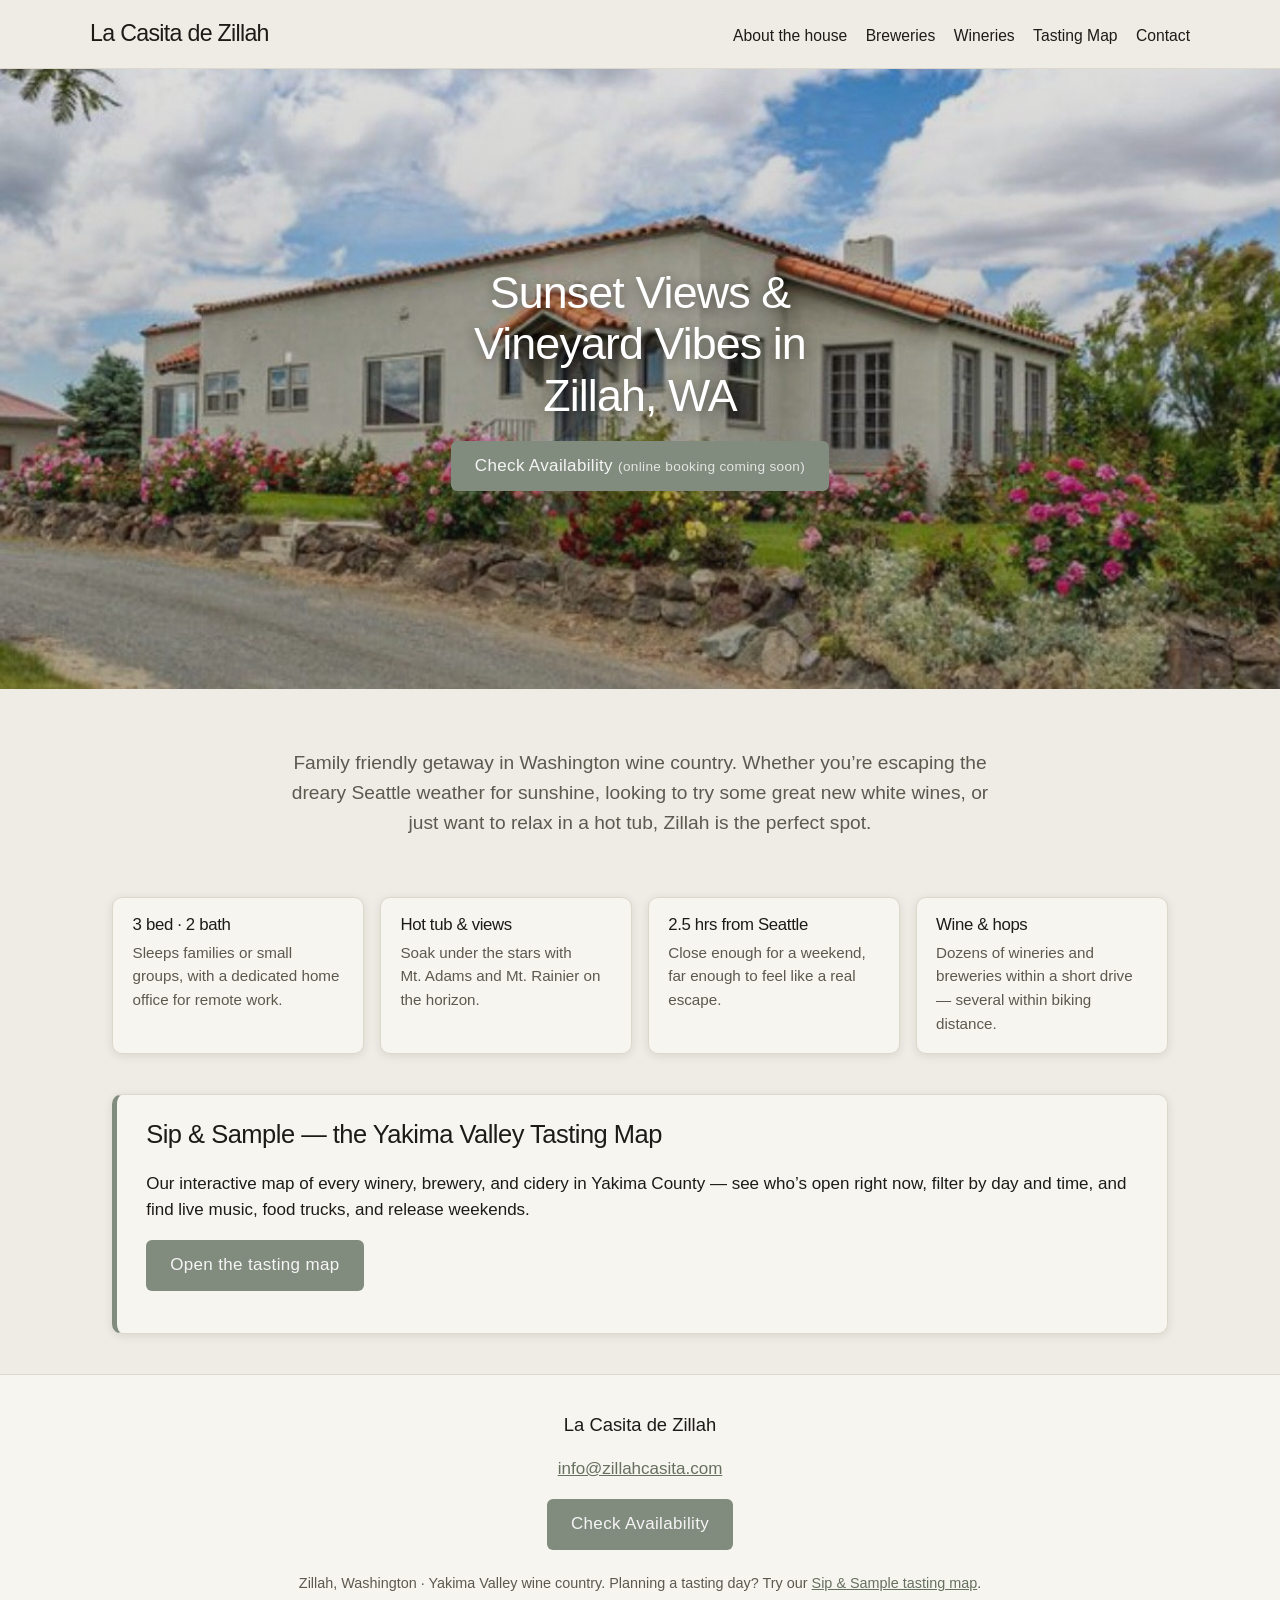
<file: index.html>
<!DOCTYPE html>
<html lang="en">
<head>
  <meta charset="utf-8">
  <meta name="viewport" content="width=device-width, initial-scale=1">
  <title>La Casita de Zillah | Book Your Vineyard Escape Today</title>
  <meta name="description" content="Experience relaxing vineyard views in Zillah, WA, with family-friendly accommodations, local breweries, and wineries for a memorable getaway.">
  <link rel="stylesheet" href="assets/css/site.css">
  <!-- Google Analytics (GA4) — paste your Measurement ID below (Settings > Data streams in GA).
       The loader is skipped until the placeholder is replaced, so it is safe to deploy as-is. -->
  <script>
    var GA_MEASUREMENT_ID = 'G-XXXXXXXXXX';
    if (!/X{6}/.test(GA_MEASUREMENT_ID)) {
      var s = document.createElement('script');
      s.async = true;
      s.src = 'https://www.googletagmanager.com/gtag/js?id=' + GA_MEASUREMENT_ID;
      document.head.appendChild(s);
      window.dataLayer = window.dataLayer || [];
      function gtag(){dataLayer.push(arguments);}
      gtag('js', new Date());
      gtag('config', GA_MEASUREMENT_ID);
    }
  </script>
</head>
<body>
  <header class="site-header">
    <div class="header-inner">
      <a class="site-title" href="index.html">La Casita de Zillah</a>
      <nav class="site-nav">
        <a href="about-the-house.html">About the house</a>
        <a href="breweries.html">Breweries</a>
        <a href="wineries.html">Wineries</a>
        <a href="map/">Tasting Map</a>
        <a href="index.html#contact">Contact</a>
      </nav>
    </div>
  </header>

  <main>
    <section class="hero">
      <img src="assets/img/img_6540.jpeg" alt="Sunset over the vineyards at La Casita de Zillah" fetchpriority="high">
      <div class="hero-text">
        <h1>Sunset Views &amp; Vineyard Vibes in Zillah, WA</h1>
        <a class="button" href="mailto:info@zillahcasita.com?subject=Availability%20inquiry%20%E2%80%94%20La%20Casita%20de%20Zillah">Check Availability <span class="soon">(online booking coming soon)</span></a>
      </div>
    </section>

    <section class="intro">
      <p>Family friendly getaway in Washington wine country. Whether you&rsquo;re escaping the
      dreary Seattle weather for sunshine, looking to try some great new white wines, or just
      want to relax in a hot tub, Zillah is the perfect spot.</p>
    </section>

    <section class="highlights">
      <div class="highlight"><h3>3 bed &middot; 2 bath</h3><p>Sleeps families or small groups, with a dedicated home office for remote work.</p></div>
      <div class="highlight"><h3>Hot tub &amp; views</h3><p>Soak under the stars with Mt.&nbsp;Adams and Mt.&nbsp;Rainier on the horizon.</p></div>
      <div class="highlight"><h3>2.5 hrs from Seattle</h3><p>Close enough for a weekend, far enough to feel like a real escape.</p></div>
      <div class="highlight"><h3>Wine &amp; hops</h3><p>Dozens of wineries and breweries within a short drive &mdash; several within biking distance.</p></div>
    </section>

    <section class="map-promo">
      <div>
        <h2>Sip &amp; Sample &mdash; the Yakima Valley Tasting Map</h2>
        <p>Our interactive map of every winery, brewery, and cidery in Yakima County &mdash;
        see who&rsquo;s open right now, filter by day and time, and find live music, food
        trucks, and release weekends.</p>
        <p><a class="button" href="map/">Open the tasting map</a></p>
      </div>
    </section>
  </main>

  <footer class="site-footer" id="contact">
    <div class="footer-inner">
      <p class="footer-title">La Casita de Zillah</p>
      <p><a href="mailto:info@zillahcasita.com">info@zillahcasita.com</a></p>
      <p><a class="button" href="mailto:info@zillahcasita.com?subject=Availability%20inquiry%20%E2%80%94%20La%20Casita%20de%20Zillah">Check Availability</a></p>
      <p class="footer-note">Zillah, Washington &middot; Yakima Valley wine country.
        Planning a tasting day? Try our <a href="map/">Sip &amp; Sample tasting map</a>.</p>
    </div>
  </footer>
</body>
</html>
</file>
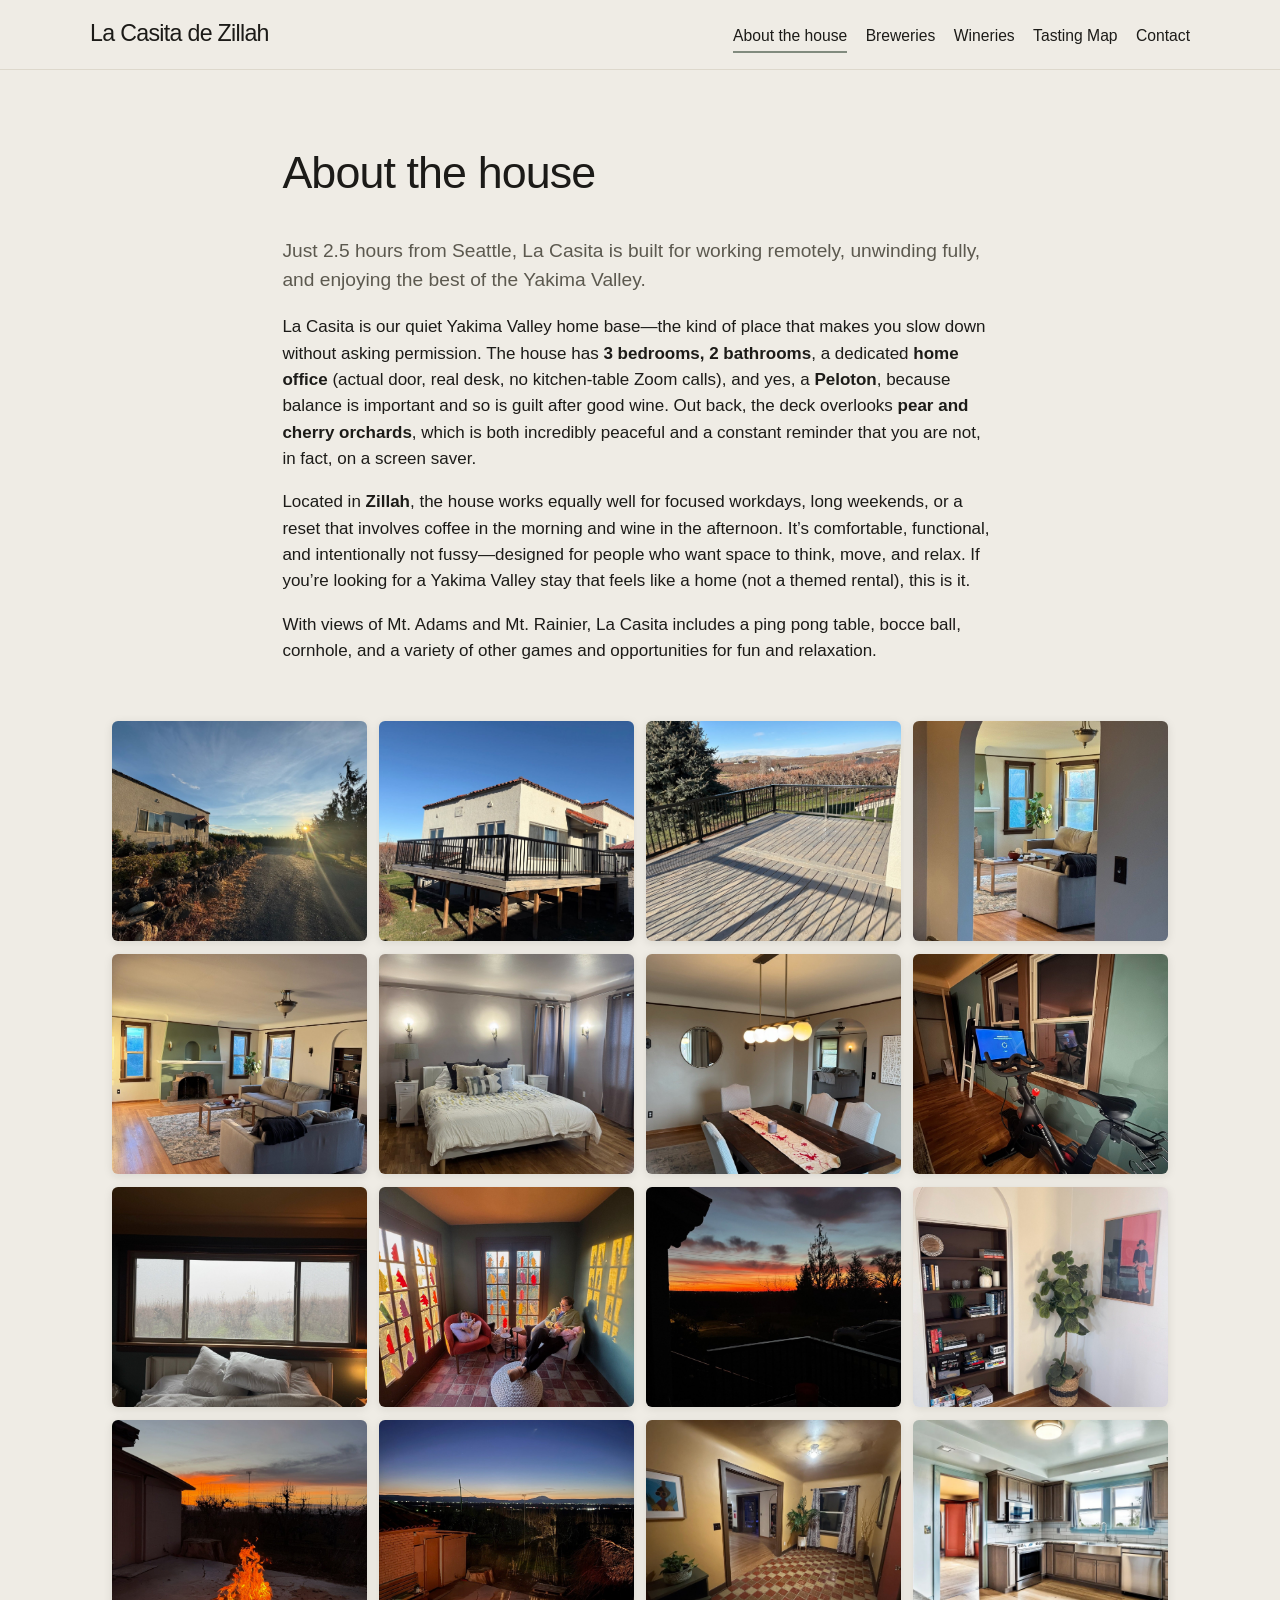
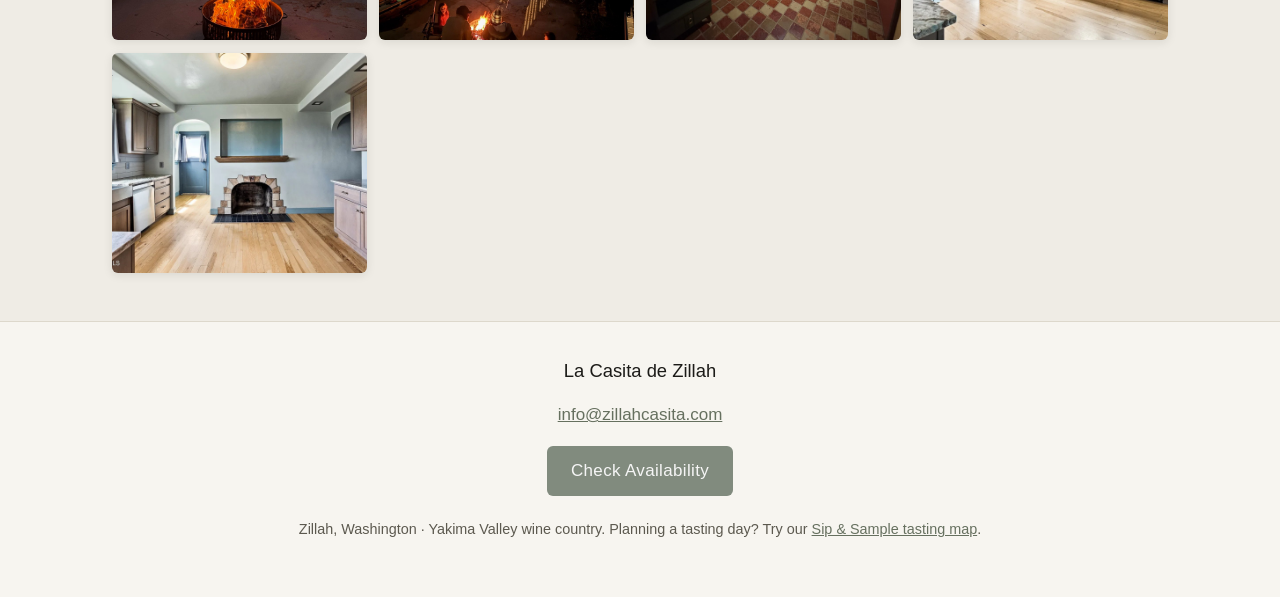
<file: about-the-house.html>
<!DOCTYPE html>
<html lang="en">
<head>
  <meta charset="utf-8">
  <meta name="viewport" content="width=device-width, initial-scale=1">
  <title>About the House | La Casita de Zillah</title>
  <meta name="description" content="3 bedrooms, 2 baths, a real home office, hot tub, Peloton, and a deck over pear and cherry orchards — La Casita de Zillah, 2.5 hours from Seattle.">
  <link rel="stylesheet" href="assets/css/site.css">
  <!-- Google Analytics (GA4) — paste your Measurement ID below (Settings > Data streams in GA).
       The loader is skipped until the placeholder is replaced, so it is safe to deploy as-is. -->
  <script>
    var GA_MEASUREMENT_ID = 'G-XXXXXXXXXX';
    if (!/X{6}/.test(GA_MEASUREMENT_ID)) {
      var s = document.createElement('script');
      s.async = true;
      s.src = 'https://www.googletagmanager.com/gtag/js?id=' + GA_MEASUREMENT_ID;
      document.head.appendChild(s);
      window.dataLayer = window.dataLayer || [];
      function gtag(){dataLayer.push(arguments);}
      gtag('js', new Date());
      gtag('config', GA_MEASUREMENT_ID);
    }
  </script>
</head>
<body>
  <header class="site-header">
    <div class="header-inner">
      <a class="site-title" href="index.html">La Casita de Zillah</a>
      <nav class="site-nav">
        <a href="about-the-house.html" class="active">About the house</a>
        <a href="breweries.html">Breweries</a>
        <a href="wineries.html">Wineries</a>
        <a href="map/">Tasting Map</a>
        <a href="index.html#contact">Contact</a>
      </nav>
    </div>
  </header>

  <main>
    <article class="page-copy">
      <h1>About the house</h1>
      <p class="lede">Just 2.5 hours from Seattle, La Casita is built for working remotely,
      unwinding fully, and enjoying the best of the Yakima Valley.</p>
      <p>La Casita is our quiet Yakima Valley home base&mdash;the kind of place that makes you
      slow down without asking permission. The house has <strong>3 bedrooms, 2 bathrooms</strong>,
      a dedicated <strong>home office</strong> (actual door, real desk, no kitchen-table Zoom
      calls), and yes, a <strong>Peloton</strong>, because balance is important and so is guilt
      after good wine. Out back, the deck overlooks <strong>pear and cherry orchards</strong>,
      which is both incredibly peaceful and a constant reminder that you are not, in fact, on a
      screen saver.</p>
      <p>Located in <strong>Zillah</strong>, the house works equally well for focused workdays,
      long weekends, or a reset that involves coffee in the morning and wine in the afternoon.
      It&rsquo;s comfortable, functional, and intentionally not fussy&mdash;designed for people
      who want space to think, move, and relax. If you&rsquo;re looking for a Yakima Valley stay
      that feels like a home (not a themed rental), this is it.</p>
      <p>With views of Mt.&nbsp;Adams and Mt.&nbsp;Rainier, La Casita includes a ping pong
      table, bocce ball, cornhole, and a variety of other games and opportunities for fun and
      relaxation.</p>
    </article>
    <section class="gallery">
        <a href="assets/img/img_7128.jpeg" target="_blank"><img src="assets/img/img_7128.jpeg" alt="La Casita de Zillah — photo 1" loading="lazy"></a>
        <a href="assets/img/4873117144559878277.jpeg" target="_blank"><img src="assets/img/4873117144559878277.jpeg" alt="La Casita de Zillah — photo 2" loading="lazy"></a>
        <a href="assets/img/5812298503861903833.jpeg" target="_blank"><img src="assets/img/5812298503861903833.jpeg" alt="La Casita de Zillah — photo 3" loading="lazy"></a>
        <a href="assets/img/img_7126.jpeg" target="_blank"><img src="assets/img/img_7126.jpeg" alt="La Casita de Zillah — photo 4" loading="lazy"></a>
        <a href="assets/img/img_7127.jpeg" target="_blank"><img src="assets/img/img_7127.jpeg" alt="La Casita de Zillah — photo 5" loading="lazy"></a>
        <a href="assets/img/img_7419.jpeg" target="_blank"><img src="assets/img/img_7419.jpeg" alt="La Casita de Zillah — photo 6" loading="lazy"></a>
        <a href="assets/img/img_8291.jpeg" target="_blank"><img src="assets/img/img_8291.jpeg" alt="La Casita de Zillah — photo 7" loading="lazy"></a>
        <a href="assets/img/img_8446.jpeg" target="_blank"><img src="assets/img/img_8446.jpeg" alt="La Casita de Zillah — photo 8" loading="lazy"></a>
        <a href="assets/img/img_8451.jpeg" target="_blank"><img src="assets/img/img_8451.jpeg" alt="La Casita de Zillah — photo 9" loading="lazy"></a>
        <a href="assets/img/img_9159.jpeg" target="_blank"><img src="assets/img/img_9159.jpeg" alt="La Casita de Zillah — photo 10" loading="lazy"></a>
        <a href="assets/img/img_9185.jpeg" target="_blank"><img src="assets/img/img_9185.jpeg" alt="La Casita de Zillah — photo 11" loading="lazy"></a>
        <a href="assets/img/img_9205.jpeg" target="_blank"><img src="assets/img/img_9205.jpeg" alt="La Casita de Zillah — photo 12" loading="lazy"></a>
        <a href="assets/img/img_9219.jpeg" target="_blank"><img src="assets/img/img_9219.jpeg" alt="La Casita de Zillah — photo 13" loading="lazy"></a>
        <a href="assets/img/img_9227.jpeg" target="_blank"><img src="assets/img/img_9227.jpeg" alt="La Casita de Zillah — photo 14" loading="lazy"></a>
        <a href="assets/img/img_9231.jpeg" target="_blank"><img src="assets/img/img_9231.jpeg" alt="La Casita de Zillah — photo 15" loading="lazy"></a>
        <a href="assets/img/zillah-kitchen-1.webp" target="_blank"><img src="assets/img/zillah-kitchen-1.webp" alt="La Casita de Zillah — photo 16" loading="lazy"></a>
        <a href="assets/img/zillah-kitchen-2.webp" target="_blank"><img src="assets/img/zillah-kitchen-2.webp" alt="La Casita de Zillah — photo 17" loading="lazy"></a>
    </section>
  </main>

  <footer class="site-footer" id="contact">
    <div class="footer-inner">
      <p class="footer-title">La Casita de Zillah</p>
      <p><a href="mailto:info@zillahcasita.com">info@zillahcasita.com</a></p>
      <p><a class="button" href="mailto:info@zillahcasita.com?subject=Availability%20inquiry%20%E2%80%94%20La%20Casita%20de%20Zillah">Check Availability</a></p>
      <p class="footer-note">Zillah, Washington &middot; Yakima Valley wine country.
        Planning a tasting day? Try our <a href="map/">Sip &amp; Sample tasting map</a>.</p>
    </div>
  </footer>
</body>
</html>
</file>
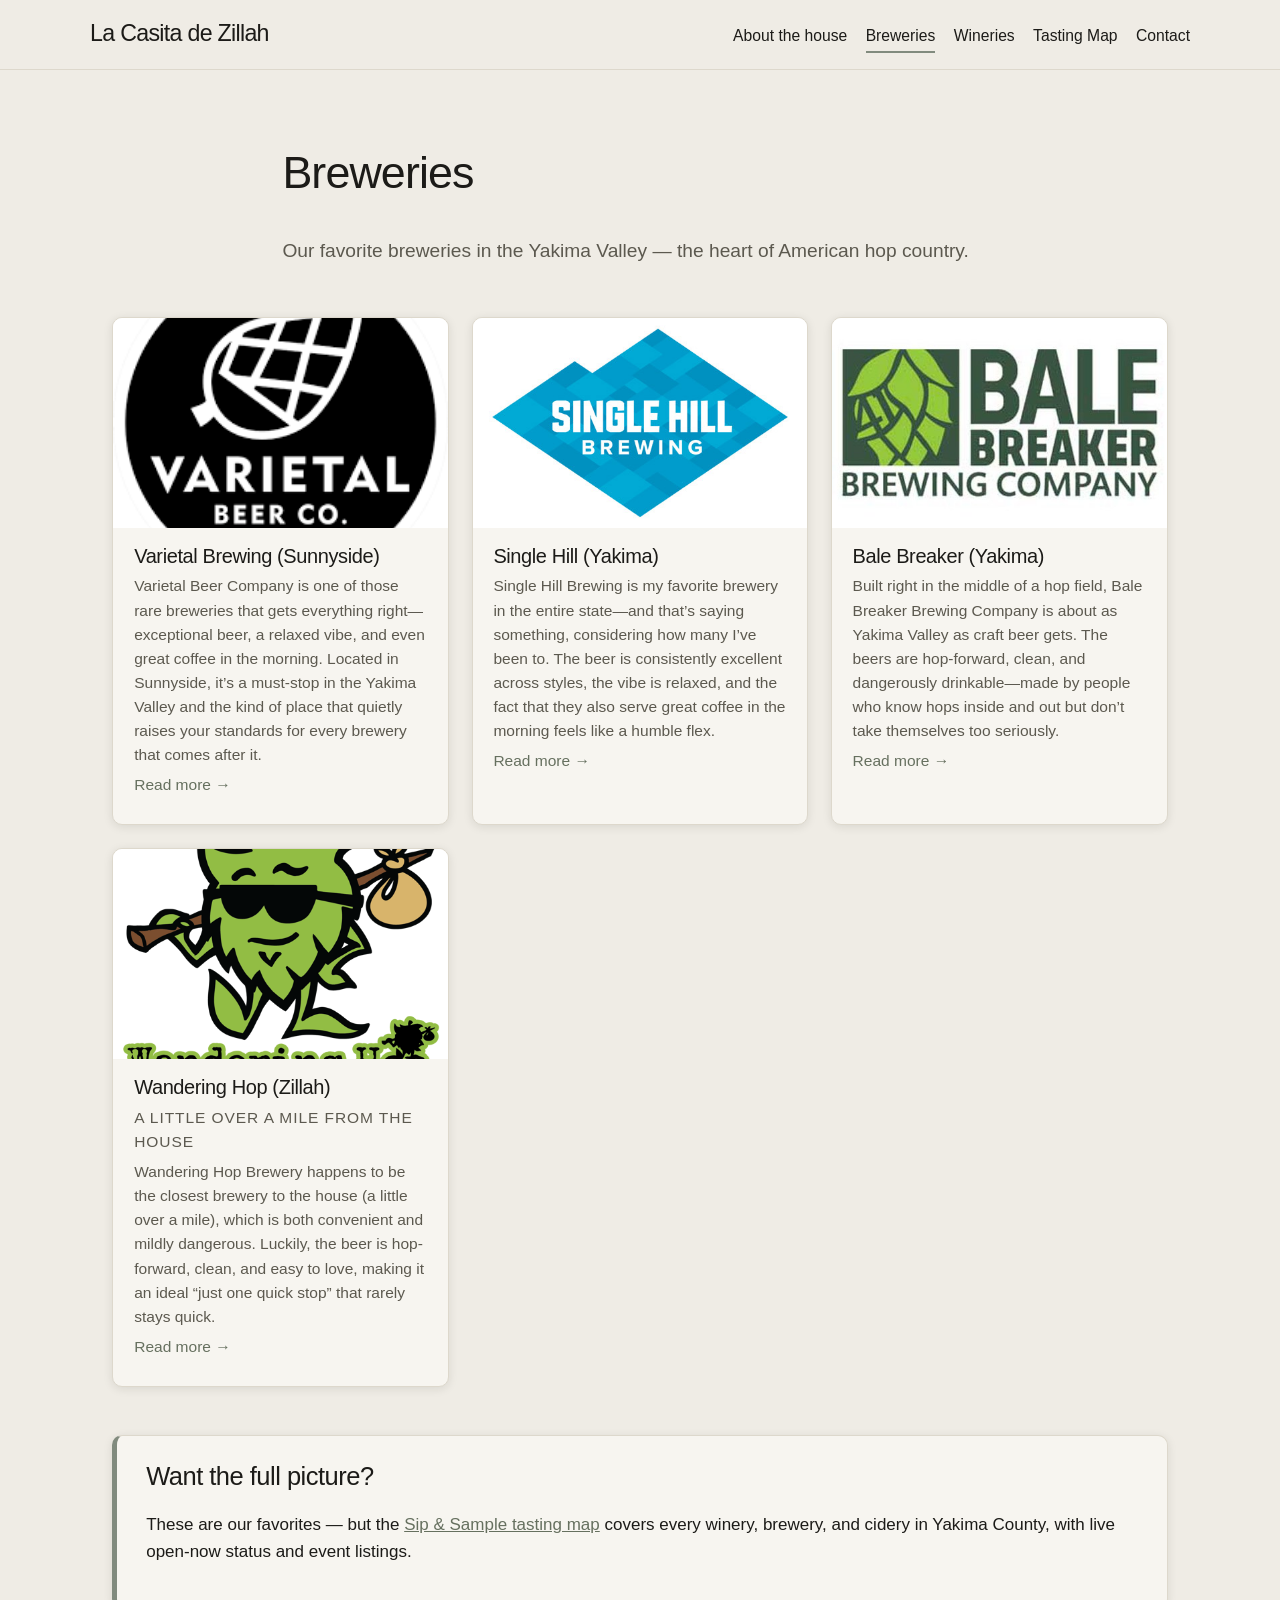
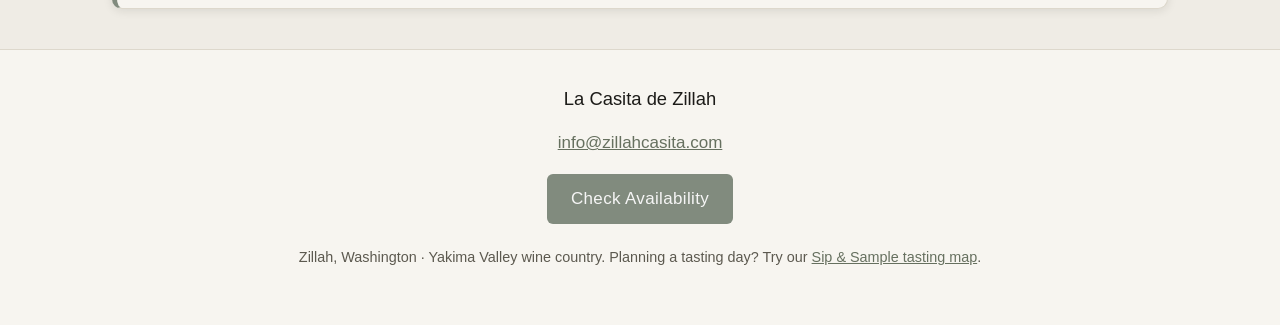
<file: breweries.html>
<!DOCTYPE html>
<html lang="en">
<head>
  <meta charset="utf-8">
  <meta name="viewport" content="width=device-width, initial-scale=1">
  <title>Breweries | La Casita de Zillah</title>
  <meta name="description" content="Our favorite breweries in the Yakima Valley — the heart of American hop country.">
  <link rel="stylesheet" href="assets/css/site.css">
  <!-- Google Analytics (GA4) — paste your Measurement ID below (Settings > Data streams in GA).
       The loader is skipped until the placeholder is replaced, so it is safe to deploy as-is. -->
  <script>
    var GA_MEASUREMENT_ID = 'G-XXXXXXXXXX';
    if (!/X{6}/.test(GA_MEASUREMENT_ID)) {
      var s = document.createElement('script');
      s.async = true;
      s.src = 'https://www.googletagmanager.com/gtag/js?id=' + GA_MEASUREMENT_ID;
      document.head.appendChild(s);
      window.dataLayer = window.dataLayer || [];
      function gtag(){dataLayer.push(arguments);}
      gtag('js', new Date());
      gtag('config', GA_MEASUREMENT_ID);
    }
  </script>
</head>
<body>
  <header class="site-header">
    <div class="header-inner">
      <a class="site-title" href="index.html">La Casita de Zillah</a>
      <nav class="site-nav">
        <a href="about-the-house.html">About the house</a>
        <a href="breweries.html" class="active">Breweries</a>
        <a href="wineries.html">Wineries</a>
        <a href="map/">Tasting Map</a>
        <a href="index.html#contact">Contact</a>
      </nav>
    </div>
  </header>

  <main>
    <section class="page-copy">
      <h1>Breweries</h1>
      <p class="lede">Our favorite breweries in the Yakima Valley — the heart of American hop country.</p>
    </section>
    <section class="cards">
      <article class="card">
        <a class="card-image" href="breweries/varietal-brewing.html"><img src="assets/img/varietal.png" alt="Varietal Brewing (Sunnyside)" loading="lazy"></a>
        <div class="card-body">
          <h2><a href="breweries/varietal-brewing.html">Varietal Brewing (Sunnyside)</a></h2>
          <p>Varietal Beer Company is one of those rare breweries that gets everything right&mdash;exceptional beer, a relaxed vibe, and even great coffee in the morning. Located in Sunnyside, it&rsquo;s a must-stop in the Yakima Valley and the kind of place that quietly raises your standards for every brewery that comes after it.</p>
          <p><a class="read-more" href="breweries/varietal-brewing.html">Read more &rarr;</a></p>
        </div>
      </article>
      <article class="card">
        <a class="card-image" href="breweries/single-hill.html"><img src="assets/img/single-hill.png" alt="Single Hill (Yakima)" loading="lazy"></a>
        <div class="card-body">
          <h2><a href="breweries/single-hill.html">Single Hill (Yakima)</a></h2>
          <p>Single Hill Brewing is my favorite brewery in the entire state&mdash;and that&rsquo;s saying something, considering how many I&rsquo;ve been to. The beer is consistently excellent across styles, the vibe is relaxed, and the fact that they also serve great coffee in the morning feels like a humble flex.</p>
          <p><a class="read-more" href="breweries/single-hill.html">Read more &rarr;</a></p>
        </div>
      </article>
      <article class="card">
        <a class="card-image" href="breweries/bale-breaker.html"><img src="assets/img/bale-breaker.jpeg" alt="Bale Breaker (Yakima)" loading="lazy"></a>
        <div class="card-body">
          <h2><a href="breweries/bale-breaker.html">Bale Breaker (Yakima)</a></h2>
          <p>Built right in the middle of a hop field, Bale Breaker Brewing Company is about as Yakima Valley as craft beer gets. The beers are hop-forward, clean, and dangerously drinkable&mdash;made by people who know hops inside and out but don&rsquo;t take themselves too seriously.</p>
          <p><a class="read-more" href="breweries/bale-breaker.html">Read more &rarr;</a></p>
        </div>
      </article>
      <article class="card">
        <a class="card-image" href="breweries/wandering-hop.html"><img src="assets/img/wandering-hop.png" alt="Wandering Hop (Zillah)" loading="lazy"></a>
        <div class="card-body">
          <h2><a href="breweries/wandering-hop.html">Wandering Hop (Zillah)</a></h2>
        <p class="card-meta">a little over a mile from the house</p>
          <p>Wandering Hop Brewery happens to be the closest brewery to the house (a little over a mile), which is both convenient and mildly dangerous. Luckily, the beer is hop-forward, clean, and easy to love, making it an ideal &ldquo;just one quick stop&rdquo; that rarely stays quick.</p>
          <p><a class="read-more" href="breweries/wandering-hop.html">Read more &rarr;</a></p>
        </div>
      </article>
    </section>
    <section class="map-promo">
      <div>
        <h2>Want the full picture?</h2>
        <p>These are our favorites &mdash; but the <a href="map/">Sip &amp; Sample tasting map</a>
        covers every winery, brewery, and cidery in Yakima County, with live open-now status
        and event listings.</p>
      </div>
    </section>
  </main>

  <footer class="site-footer" id="contact">
    <div class="footer-inner">
      <p class="footer-title">La Casita de Zillah</p>
      <p><a href="mailto:info@zillahcasita.com">info@zillahcasita.com</a></p>
      <p><a class="button" href="mailto:info@zillahcasita.com?subject=Availability%20inquiry%20%E2%80%94%20La%20Casita%20de%20Zillah">Check Availability</a></p>
      <p class="footer-note">Zillah, Washington &middot; Yakima Valley wine country.
        Planning a tasting day? Try our <a href="map/">Sip &amp; Sample tasting map</a>.</p>
    </div>
  </footer>
</body>
</html>
</file>
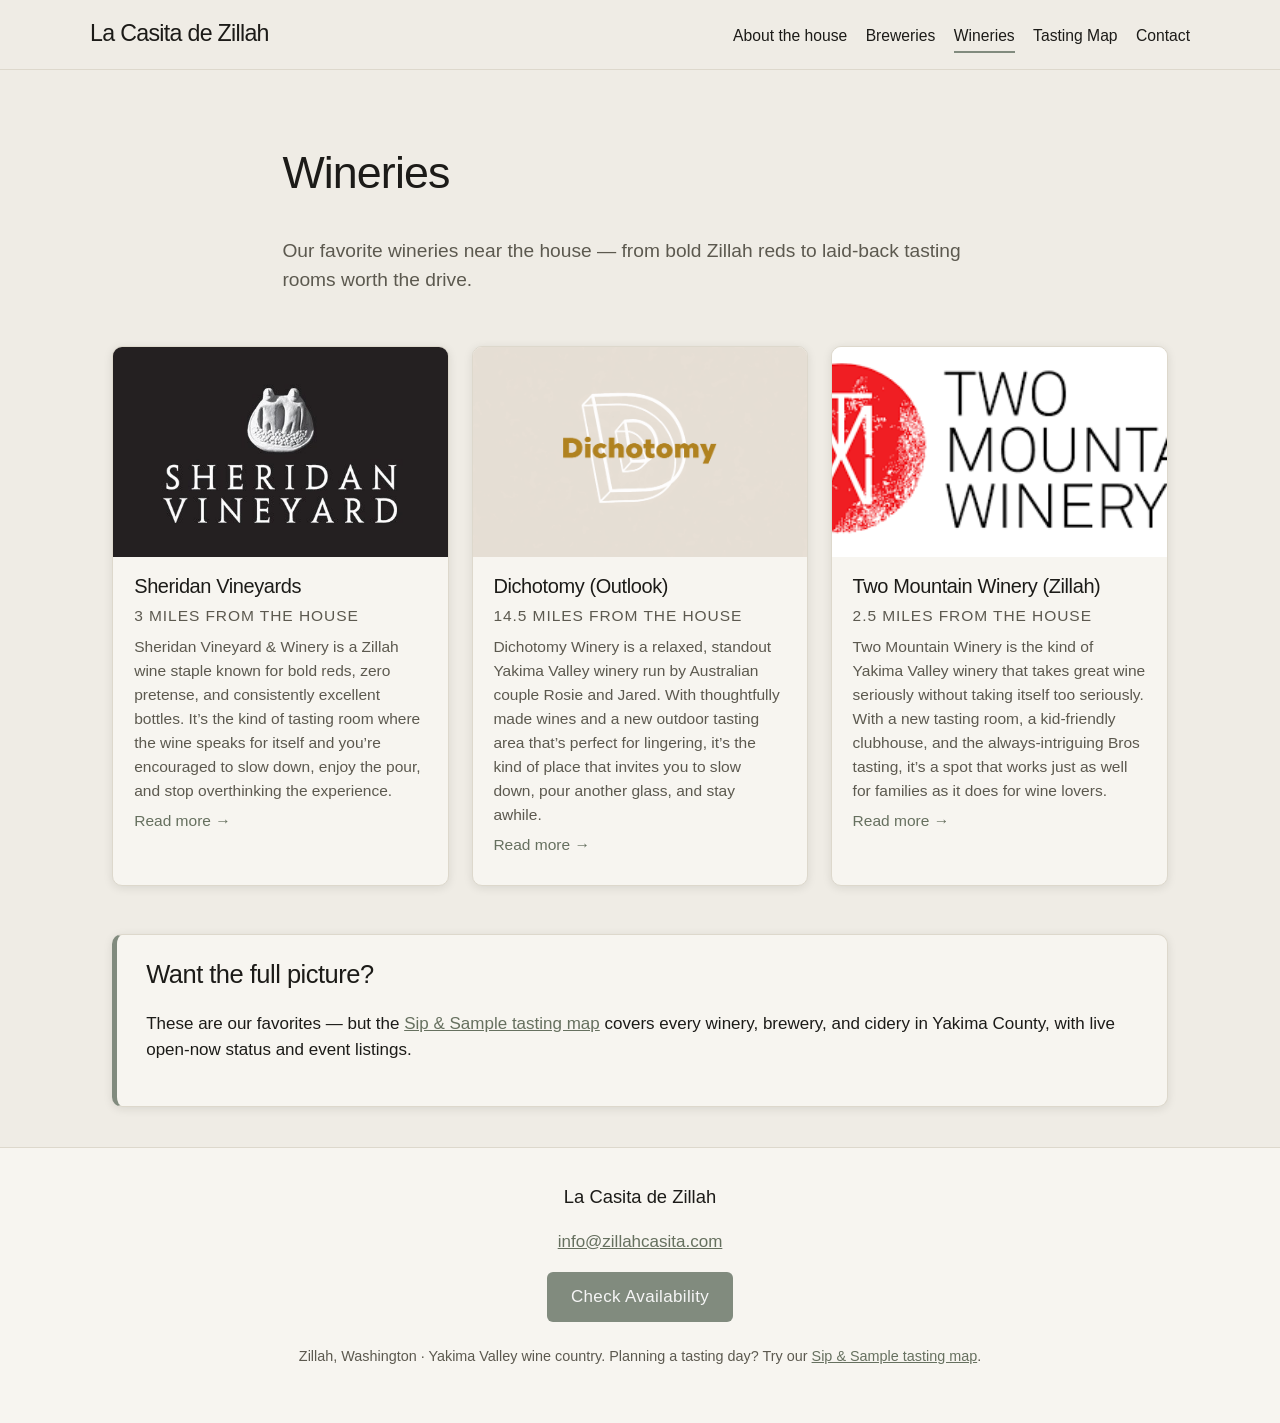
<file: wineries.html>
<!DOCTYPE html>
<html lang="en">
<head>
  <meta charset="utf-8">
  <meta name="viewport" content="width=device-width, initial-scale=1">
  <title>Wineries | La Casita de Zillah</title>
  <meta name="description" content="Our favorite wineries near the house — from bold Zillah reds to laid-back tasting rooms worth the drive.">
  <link rel="stylesheet" href="assets/css/site.css">
  <!-- Google Analytics (GA4) — paste your Measurement ID below (Settings > Data streams in GA).
       The loader is skipped until the placeholder is replaced, so it is safe to deploy as-is. -->
  <script>
    var GA_MEASUREMENT_ID = 'G-XXXXXXXXXX';
    if (!/X{6}/.test(GA_MEASUREMENT_ID)) {
      var s = document.createElement('script');
      s.async = true;
      s.src = 'https://www.googletagmanager.com/gtag/js?id=' + GA_MEASUREMENT_ID;
      document.head.appendChild(s);
      window.dataLayer = window.dataLayer || [];
      function gtag(){dataLayer.push(arguments);}
      gtag('js', new Date());
      gtag('config', GA_MEASUREMENT_ID);
    }
  </script>
</head>
<body>
  <header class="site-header">
    <div class="header-inner">
      <a class="site-title" href="index.html">La Casita de Zillah</a>
      <nav class="site-nav">
        <a href="about-the-house.html">About the house</a>
        <a href="breweries.html">Breweries</a>
        <a href="wineries.html" class="active">Wineries</a>
        <a href="map/">Tasting Map</a>
        <a href="index.html#contact">Contact</a>
      </nav>
    </div>
  </header>

  <main>
    <section class="page-copy">
      <h1>Wineries</h1>
      <p class="lede">Our favorite wineries near the house — from bold Zillah reds to laid-back tasting rooms worth the drive.</p>
    </section>
    <section class="cards">
      <article class="card">
        <a class="card-image" href="wineries/sheridan-vineyards.html"><img src="assets/img/sheridan.jpg" alt="Sheridan Vineyards" loading="lazy"></a>
        <div class="card-body">
          <h2><a href="wineries/sheridan-vineyards.html">Sheridan Vineyards</a></h2>
        <p class="card-meta">3 miles from the house</p>
          <p>Sheridan Vineyard &amp; Winery is a Zillah wine staple known for bold reds, zero pretense, and consistently excellent bottles. It&rsquo;s the kind of tasting room where the wine speaks for itself and you&rsquo;re encouraged to slow down, enjoy the pour, and stop overthinking the experience.</p>
          <p><a class="read-more" href="wineries/sheridan-vineyards.html">Read more &rarr;</a></p>
        </div>
      </article>
      <article class="card">
        <a class="card-image" href="wineries/dichotomy.html"><img src="assets/img/dichotomy.png" alt="Dichotomy (Outlook)" loading="lazy"></a>
        <div class="card-body">
          <h2><a href="wineries/dichotomy.html">Dichotomy (Outlook)</a></h2>
        <p class="card-meta">14.5 miles from the house</p>
          <p>Dichotomy Winery is a relaxed, standout Yakima Valley winery run by Australian couple Rosie and Jared. With thoughtfully made wines and a new outdoor tasting area that&rsquo;s perfect for lingering, it&rsquo;s the kind of place that invites you to slow down, pour another glass, and stay awhile.</p>
          <p><a class="read-more" href="wineries/dichotomy.html">Read more &rarr;</a></p>
        </div>
      </article>
      <article class="card">
        <a class="card-image" href="wineries/two-mountain.html"><img src="assets/img/two-mountain.png" alt="Two Mountain Winery (Zillah)" loading="lazy"></a>
        <div class="card-body">
          <h2><a href="wineries/two-mountain.html">Two Mountain Winery (Zillah)</a></h2>
        <p class="card-meta">2.5 miles from the house</p>
          <p>Two Mountain Winery is the kind of Yakima Valley winery that takes great wine seriously without taking itself too seriously. With a new tasting room, a kid-friendly clubhouse, and the always-intriguing Bros tasting, it&rsquo;s a spot that works just as well for families as it does for wine lovers.</p>
          <p><a class="read-more" href="wineries/two-mountain.html">Read more &rarr;</a></p>
        </div>
      </article>
    </section>
    <section class="map-promo">
      <div>
        <h2>Want the full picture?</h2>
        <p>These are our favorites &mdash; but the <a href="map/">Sip &amp; Sample tasting map</a>
        covers every winery, brewery, and cidery in Yakima County, with live open-now status
        and event listings.</p>
      </div>
    </section>
  </main>

  <footer class="site-footer" id="contact">
    <div class="footer-inner">
      <p class="footer-title">La Casita de Zillah</p>
      <p><a href="mailto:info@zillahcasita.com">info@zillahcasita.com</a></p>
      <p><a class="button" href="mailto:info@zillahcasita.com?subject=Availability%20inquiry%20%E2%80%94%20La%20Casita%20de%20Zillah">Check Availability</a></p>
      <p class="footer-note">Zillah, Washington &middot; Yakima Valley wine country.
        Planning a tasting day? Try our <a href="map/">Sip &amp; Sample tasting map</a>.</p>
    </div>
  </footer>
</body>
</html>
</file>
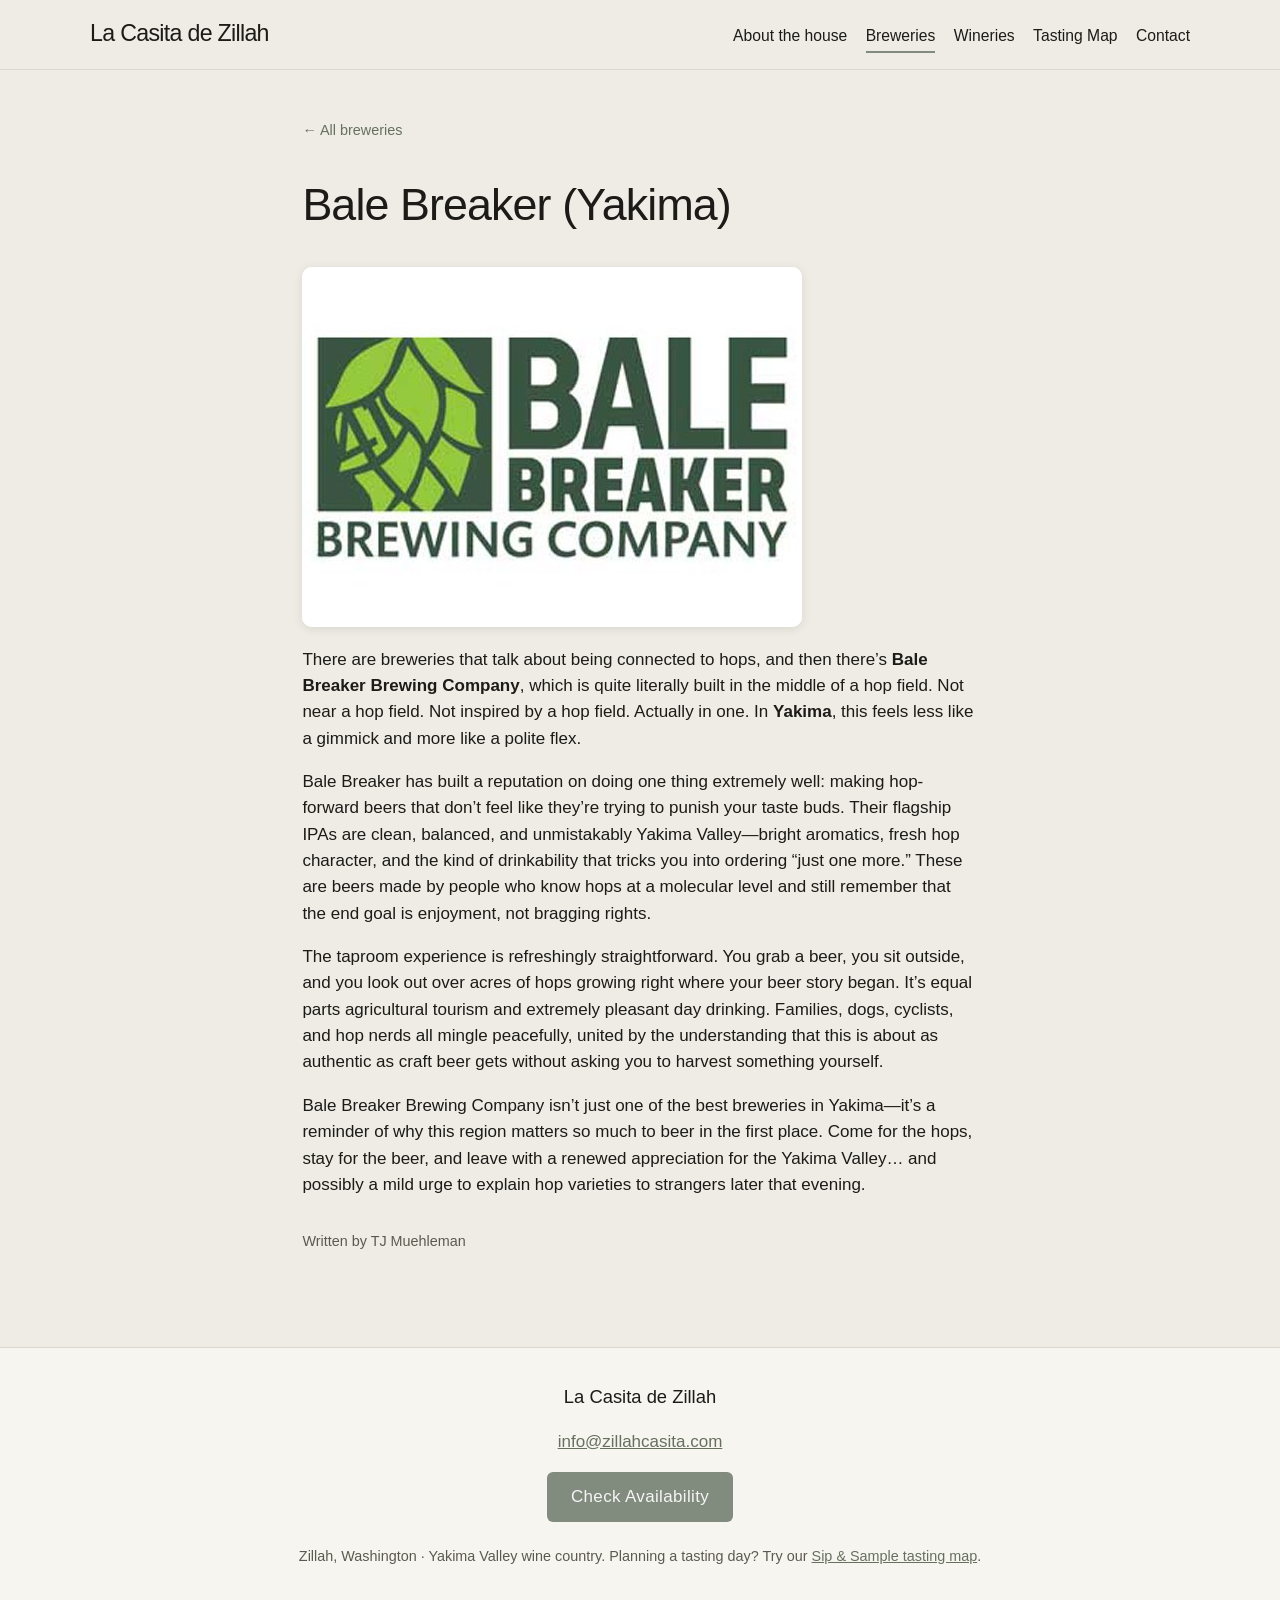
<file: breweries/bale-breaker.html>
<!DOCTYPE html>
<html lang="en">
<head>
  <meta charset="utf-8">
  <meta name="viewport" content="width=device-width, initial-scale=1">
  <title>Bale Breaker (Yakima) | La Casita de Zillah</title>
  <meta name="description" content="Built right in the middle of a hop field, Bale Breaker Brewing Company is about as Yakima Valley as craft beer gets. The beers are hop-forward, clean, and ">
  <link rel="stylesheet" href="../assets/css/site.css">
  <!-- Google Analytics (GA4) — paste your Measurement ID below (Settings > Data streams in GA).
       The loader is skipped until the placeholder is replaced, so it is safe to deploy as-is. -->
  <script>
    var GA_MEASUREMENT_ID = 'G-XXXXXXXXXX';
    if (!/X{6}/.test(GA_MEASUREMENT_ID)) {
      var s = document.createElement('script');
      s.async = true;
      s.src = 'https://www.googletagmanager.com/gtag/js?id=' + GA_MEASUREMENT_ID;
      document.head.appendChild(s);
      window.dataLayer = window.dataLayer || [];
      function gtag(){dataLayer.push(arguments);}
      gtag('js', new Date());
      gtag('config', GA_MEASUREMENT_ID);
    }
  </script>
</head>
<body>
  <header class="site-header">
    <div class="header-inner">
      <a class="site-title" href="../index.html">La Casita de Zillah</a>
      <nav class="site-nav">
        <a href="../about-the-house.html">About the house</a>
        <a href="../breweries.html" class="active">Breweries</a>
        <a href="../wineries.html">Wineries</a>
        <a href="../map/">Tasting Map</a>
        <a href="../index.html#contact">Contact</a>
      </nav>
    </div>
  </header>

  <main>
    <article class="post">
      <p class="breadcrumb"><a href="../breweries.html">&larr; All breweries</a></p>
      <h1>Bale Breaker (Yakima)</h1>
      <img class="post-image" src="../assets/img/bale-breaker.jpeg" alt="Bale Breaker (Yakima)">
      <p>There are breweries that talk about being connected to hops, and then there&rsquo;s <strong>Bale Breaker Brewing Company</strong>, which is quite literally built in the middle of a hop field. Not near a hop field. Not inspired by a hop field. Actually in one. In <strong>Yakima</strong>, this feels less like a gimmick and more like a polite flex.</p>
      <p>Bale Breaker has built a reputation on doing one thing extremely well: making hop-forward beers that don&rsquo;t feel like they&rsquo;re trying to punish your taste buds. Their flagship IPAs are clean, balanced, and unmistakably Yakima Valley&mdash;bright aromatics, fresh hop character, and the kind of drinkability that tricks you into ordering &ldquo;just one more.&rdquo; These are beers made by people who know hops at a molecular level and still remember that the end goal is enjoyment, not bragging rights.</p>
      <p>The taproom experience is refreshingly straightforward. You grab a beer, you sit outside, and you look out over acres of hops growing right where your beer story began. It&rsquo;s equal parts agricultural tourism and extremely pleasant day drinking. Families, dogs, cyclists, and hop nerds all mingle peacefully, united by the understanding that this is about as authentic as craft beer gets without asking you to harvest something yourself.</p>
      <p>Bale Breaker Brewing Company isn&rsquo;t just one of the best breweries in Yakima&mdash;it&rsquo;s a reminder of why this region matters so much to beer in the first place. Come for the hops, stay for the beer, and leave with a renewed appreciation for the Yakima Valley&hellip; and possibly a mild urge to explain hop varieties to strangers later that evening.</p>
      <p class="byline">Written by TJ Muehleman</p>
    </article>
  </main>

  <footer class="site-footer" id="contact">
    <div class="footer-inner">
      <p class="footer-title">La Casita de Zillah</p>
      <p><a href="mailto:info@zillahcasita.com">info@zillahcasita.com</a></p>
      <p><a class="button" href="mailto:info@zillahcasita.com?subject=Availability%20inquiry%20%E2%80%94%20La%20Casita%20de%20Zillah">Check Availability</a></p>
      <p class="footer-note">Zillah, Washington &middot; Yakima Valley wine country.
        Planning a tasting day? Try our <a href="../map/">Sip &amp; Sample tasting map</a>.</p>
    </div>
  </footer>
</body>
</html>
</file>
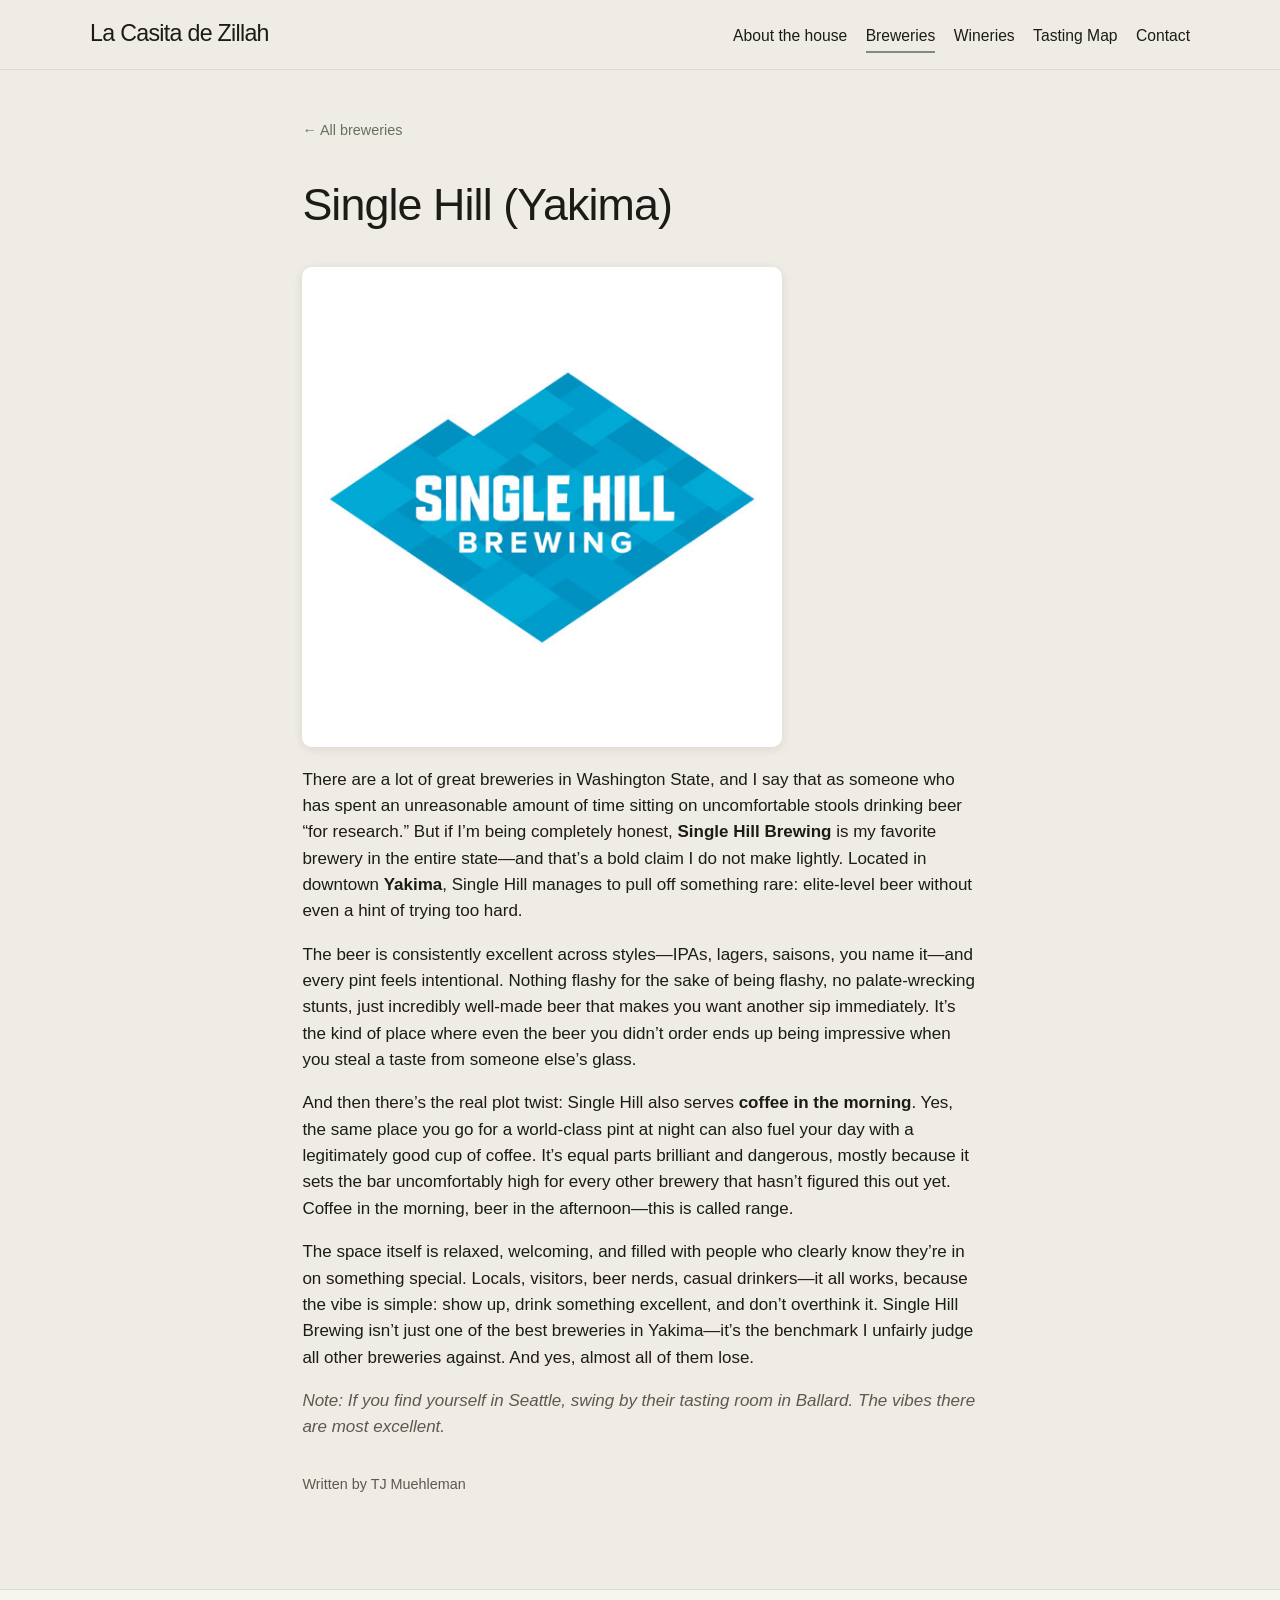
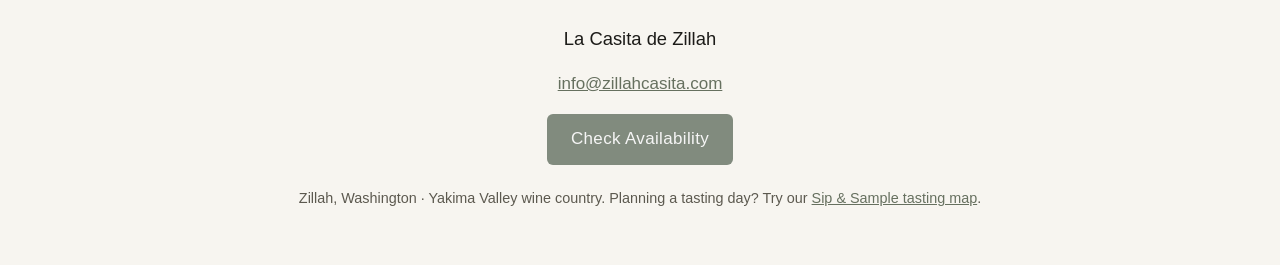
<file: breweries/single-hill.html>
<!DOCTYPE html>
<html lang="en">
<head>
  <meta charset="utf-8">
  <meta name="viewport" content="width=device-width, initial-scale=1">
  <title>Single Hill (Yakima) | La Casita de Zillah</title>
  <meta name="description" content="Single Hill Brewing is my favorite brewery in the entire state&mdash;and that's saying something, considering how many I've been to. The beer is consistent">
  <link rel="stylesheet" href="../assets/css/site.css">
  <!-- Google Analytics (GA4) — paste your Measurement ID below (Settings > Data streams in GA).
       The loader is skipped until the placeholder is replaced, so it is safe to deploy as-is. -->
  <script>
    var GA_MEASUREMENT_ID = 'G-XXXXXXXXXX';
    if (!/X{6}/.test(GA_MEASUREMENT_ID)) {
      var s = document.createElement('script');
      s.async = true;
      s.src = 'https://www.googletagmanager.com/gtag/js?id=' + GA_MEASUREMENT_ID;
      document.head.appendChild(s);
      window.dataLayer = window.dataLayer || [];
      function gtag(){dataLayer.push(arguments);}
      gtag('js', new Date());
      gtag('config', GA_MEASUREMENT_ID);
    }
  </script>
</head>
<body>
  <header class="site-header">
    <div class="header-inner">
      <a class="site-title" href="../index.html">La Casita de Zillah</a>
      <nav class="site-nav">
        <a href="../about-the-house.html">About the house</a>
        <a href="../breweries.html" class="active">Breweries</a>
        <a href="../wineries.html">Wineries</a>
        <a href="../map/">Tasting Map</a>
        <a href="../index.html#contact">Contact</a>
      </nav>
    </div>
  </header>

  <main>
    <article class="post">
      <p class="breadcrumb"><a href="../breweries.html">&larr; All breweries</a></p>
      <h1>Single Hill (Yakima)</h1>
      <img class="post-image" src="../assets/img/single-hill.png" alt="Single Hill (Yakima)">
      <p>There are a lot of great breweries in Washington State, and I say that as someone who has spent an unreasonable amount of time sitting on uncomfortable stools drinking beer &ldquo;for research.&rdquo; But if I&rsquo;m being completely honest, <strong>Single Hill Brewing</strong> is my favorite brewery in the entire state&mdash;and that&rsquo;s a bold claim I do not make lightly. Located in downtown <strong>Yakima</strong>, Single Hill manages to pull off something rare: elite-level beer without even a hint of trying too hard.</p>
      <p>The beer is consistently excellent across styles&mdash;IPAs, lagers, saisons, you name it&mdash;and every pint feels intentional. Nothing flashy for the sake of being flashy, no palate-wrecking stunts, just incredibly well-made beer that makes you want another sip immediately. It&rsquo;s the kind of place where even the beer you didn&rsquo;t order ends up being impressive when you steal a taste from someone else&rsquo;s glass.</p>
      <p>And then there&rsquo;s the real plot twist: Single Hill also serves <strong>coffee in the morning</strong>. Yes, the same place you go for a world-class pint at night can also fuel your day with a legitimately good cup of coffee. It&rsquo;s equal parts brilliant and dangerous, mostly because it sets the bar uncomfortably high for every other brewery that hasn&rsquo;t figured this out yet. Coffee in the morning, beer in the afternoon&mdash;this is called range.</p>
      <p>The space itself is relaxed, welcoming, and filled with people who clearly know they&rsquo;re in on something special. Locals, visitors, beer nerds, casual drinkers&mdash;it all works, because the vibe is simple: show up, drink something excellent, and don&rsquo;t overthink it. Single Hill Brewing isn&rsquo;t just one of the best breweries in Yakima&mdash;it&rsquo;s the benchmark I unfairly judge all other breweries against. And yes, almost all of them lose.</p>
      <p class="aside-note"><em>Note: If you find yourself in Seattle, swing by their tasting room in Ballard. The vibes there are most excellent.</em></p>
      <p class="byline">Written by TJ Muehleman</p>
    </article>
  </main>

  <footer class="site-footer" id="contact">
    <div class="footer-inner">
      <p class="footer-title">La Casita de Zillah</p>
      <p><a href="mailto:info@zillahcasita.com">info@zillahcasita.com</a></p>
      <p><a class="button" href="mailto:info@zillahcasita.com?subject=Availability%20inquiry%20%E2%80%94%20La%20Casita%20de%20Zillah">Check Availability</a></p>
      <p class="footer-note">Zillah, Washington &middot; Yakima Valley wine country.
        Planning a tasting day? Try our <a href="../map/">Sip &amp; Sample tasting map</a>.</p>
    </div>
  </footer>
</body>
</html>
</file>
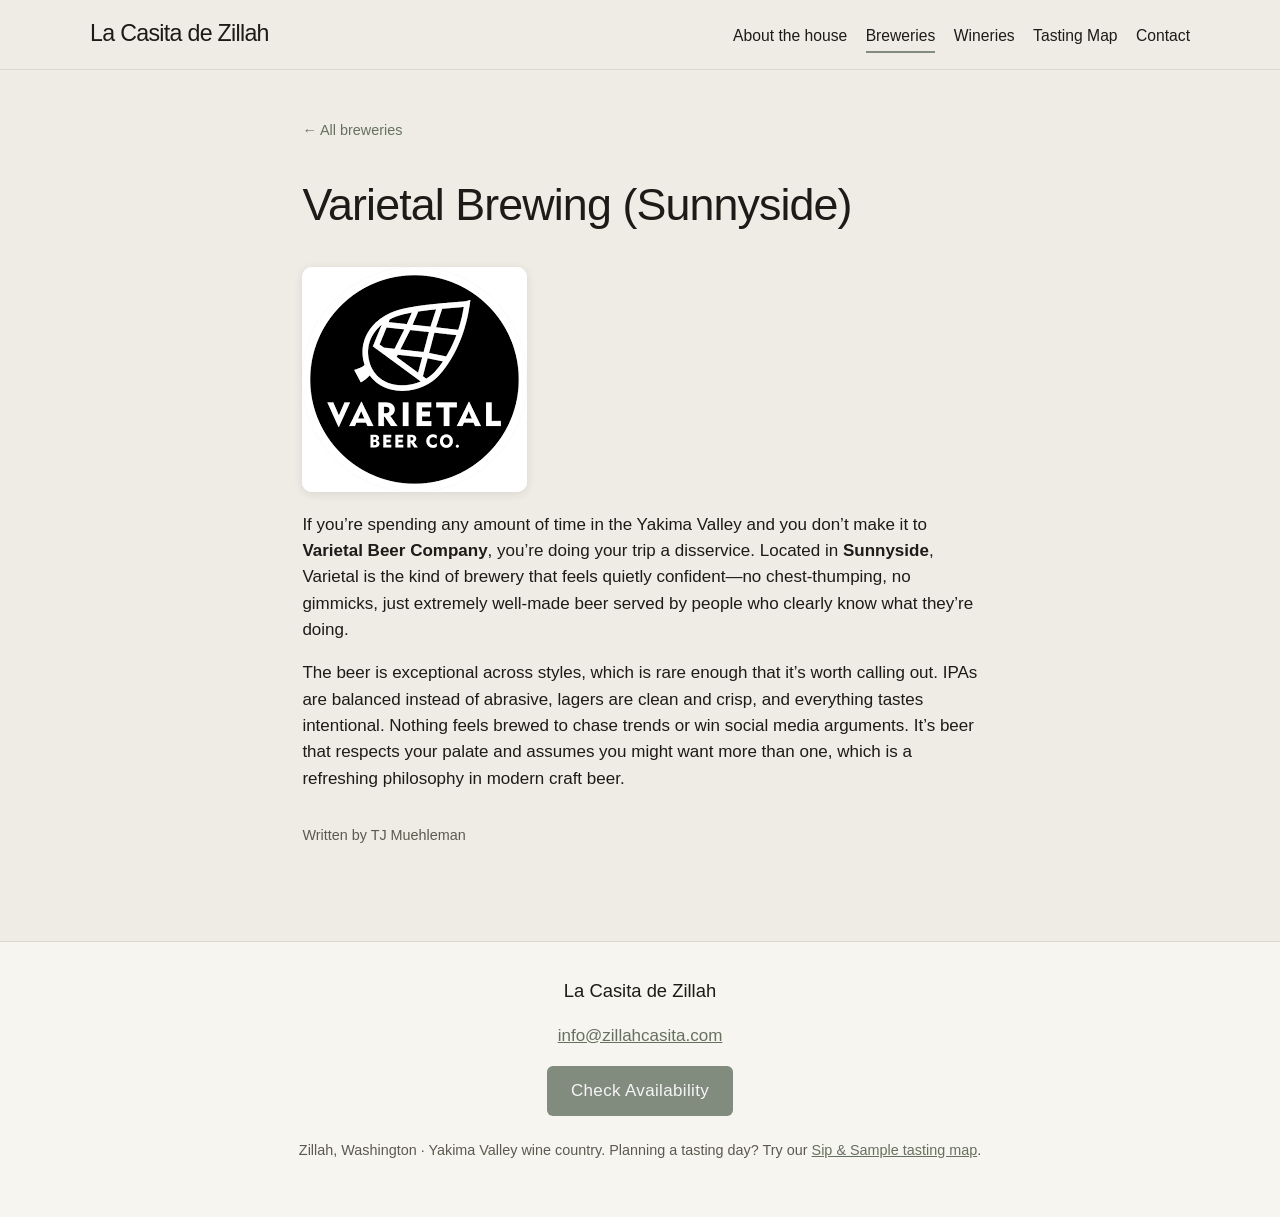
<file: breweries/varietal-brewing.html>
<!DOCTYPE html>
<html lang="en">
<head>
  <meta charset="utf-8">
  <meta name="viewport" content="width=device-width, initial-scale=1">
  <title>Varietal Brewing (Sunnyside) | La Casita de Zillah</title>
  <meta name="description" content="Varietal Beer Company is one of those rare breweries that gets everything right&mdash;exceptional beer, a relaxed vibe, and even great coffee in the mornin">
  <link rel="stylesheet" href="../assets/css/site.css">
  <!-- Google Analytics (GA4) — paste your Measurement ID below (Settings > Data streams in GA).
       The loader is skipped until the placeholder is replaced, so it is safe to deploy as-is. -->
  <script>
    var GA_MEASUREMENT_ID = 'G-XXXXXXXXXX';
    if (!/X{6}/.test(GA_MEASUREMENT_ID)) {
      var s = document.createElement('script');
      s.async = true;
      s.src = 'https://www.googletagmanager.com/gtag/js?id=' + GA_MEASUREMENT_ID;
      document.head.appendChild(s);
      window.dataLayer = window.dataLayer || [];
      function gtag(){dataLayer.push(arguments);}
      gtag('js', new Date());
      gtag('config', GA_MEASUREMENT_ID);
    }
  </script>
</head>
<body>
  <header class="site-header">
    <div class="header-inner">
      <a class="site-title" href="../index.html">La Casita de Zillah</a>
      <nav class="site-nav">
        <a href="../about-the-house.html">About the house</a>
        <a href="../breweries.html" class="active">Breweries</a>
        <a href="../wineries.html">Wineries</a>
        <a href="../map/">Tasting Map</a>
        <a href="../index.html#contact">Contact</a>
      </nav>
    </div>
  </header>

  <main>
    <article class="post">
      <p class="breadcrumb"><a href="../breweries.html">&larr; All breweries</a></p>
      <h1>Varietal Brewing (Sunnyside)</h1>
      <img class="post-image" src="../assets/img/varietal.png" alt="Varietal Brewing (Sunnyside)">
      <p>If you&rsquo;re spending any amount of time in the Yakima Valley and you don&rsquo;t make it to <strong>Varietal Beer Company</strong>, you&rsquo;re doing your trip a disservice. Located in <strong>Sunnyside</strong>, Varietal is the kind of brewery that feels quietly confident&mdash;no chest-thumping, no gimmicks, just extremely well-made beer served by people who clearly know what they&rsquo;re doing.</p>
      <p>The beer is exceptional across styles, which is rare enough that it&rsquo;s worth calling out. IPAs are balanced instead of abrasive, lagers are clean and crisp, and everything tastes intentional. Nothing feels brewed to chase trends or win social media arguments. It&rsquo;s beer that respects your palate and assumes you might want more than one, which is a refreshing philosophy in modern craft beer.</p>
      <p class="byline">Written by TJ Muehleman</p>
    </article>
  </main>

  <footer class="site-footer" id="contact">
    <div class="footer-inner">
      <p class="footer-title">La Casita de Zillah</p>
      <p><a href="mailto:info@zillahcasita.com">info@zillahcasita.com</a></p>
      <p><a class="button" href="mailto:info@zillahcasita.com?subject=Availability%20inquiry%20%E2%80%94%20La%20Casita%20de%20Zillah">Check Availability</a></p>
      <p class="footer-note">Zillah, Washington &middot; Yakima Valley wine country.
        Planning a tasting day? Try our <a href="../map/">Sip &amp; Sample tasting map</a>.</p>
    </div>
  </footer>
</body>
</html>
</file>
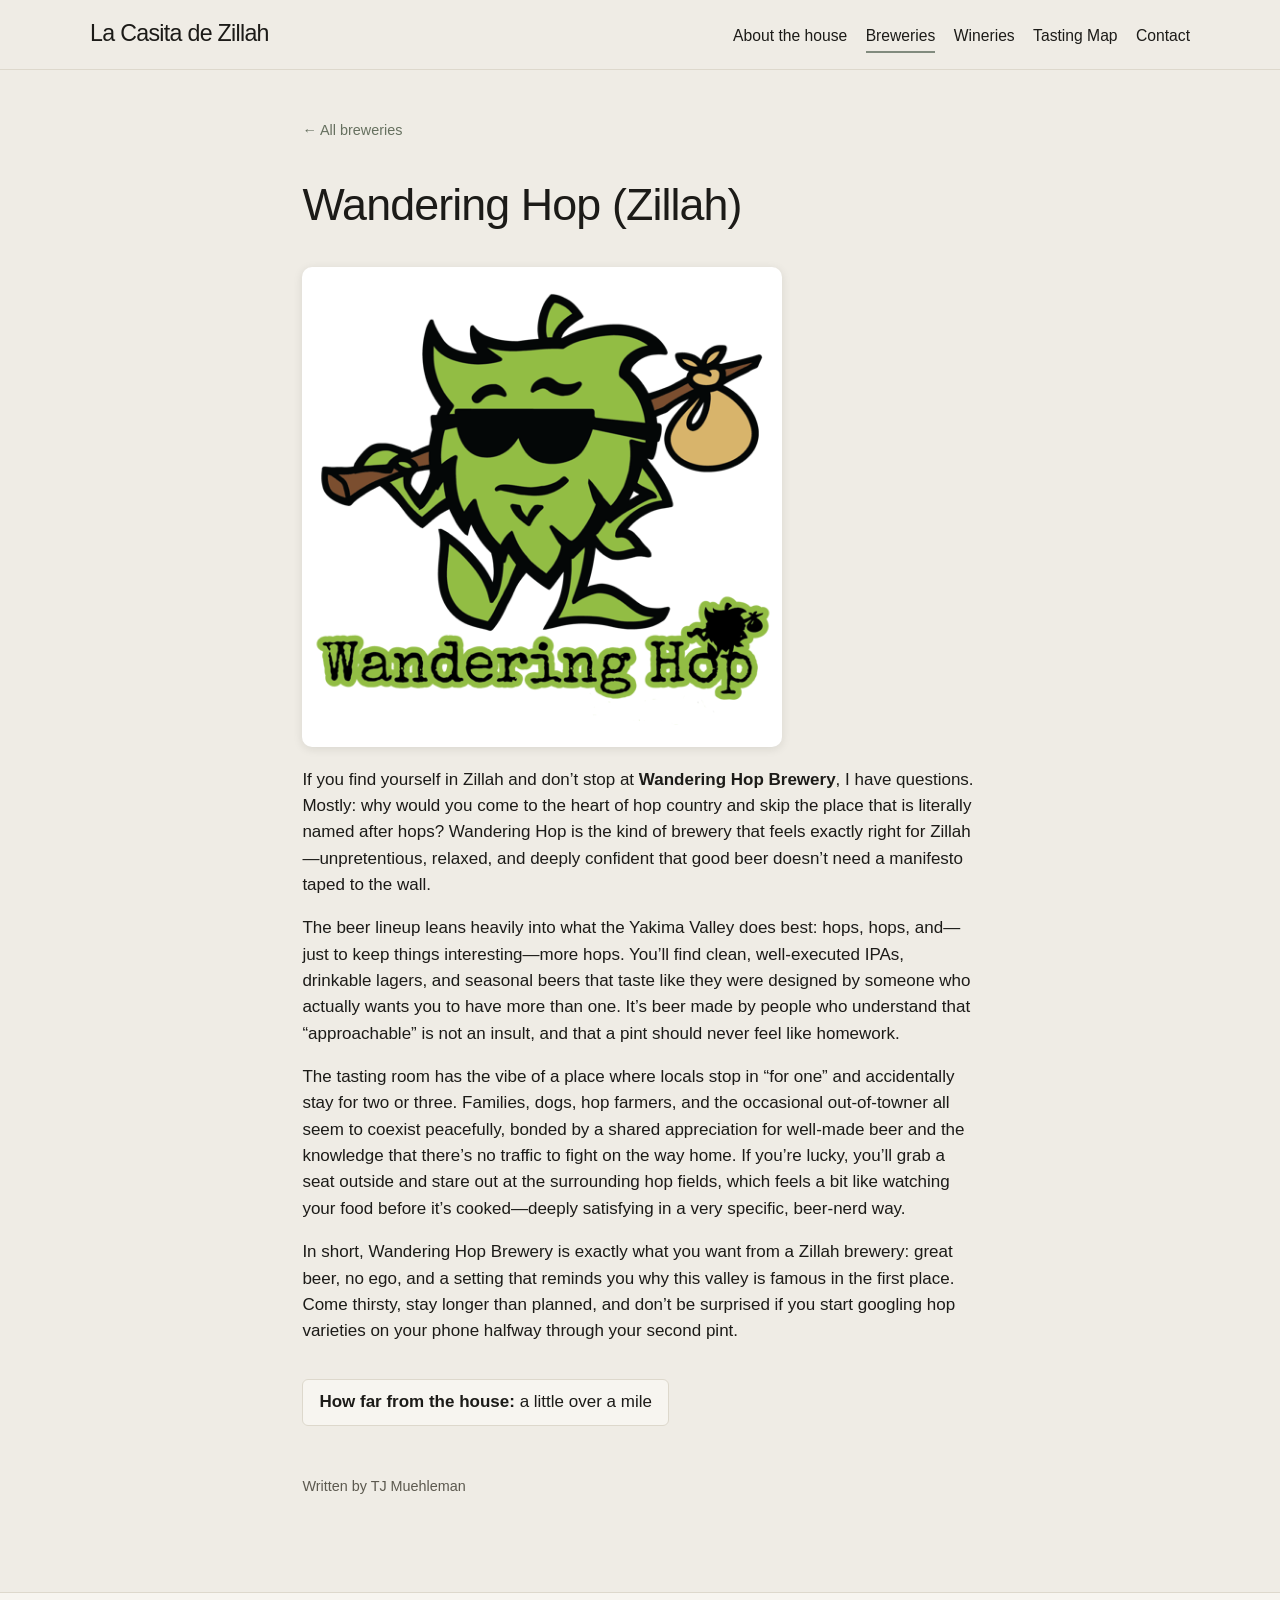
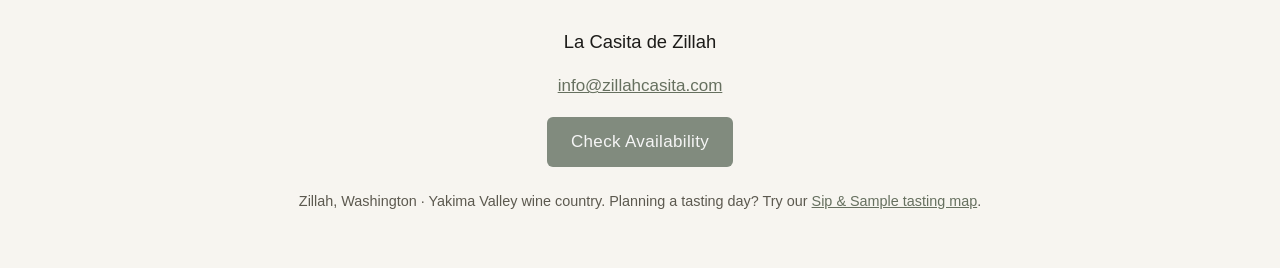
<file: breweries/wandering-hop.html>
<!DOCTYPE html>
<html lang="en">
<head>
  <meta charset="utf-8">
  <meta name="viewport" content="width=device-width, initial-scale=1">
  <title>Wandering Hop (Zillah) | La Casita de Zillah</title>
  <meta name="description" content="Wandering Hop Brewery happens to be the closest brewery to the house (a little over a mile), which is both convenient and mildly dangerous. Luckily, the be">
  <link rel="stylesheet" href="../assets/css/site.css">
  <!-- Google Analytics (GA4) — paste your Measurement ID below (Settings > Data streams in GA).
       The loader is skipped until the placeholder is replaced, so it is safe to deploy as-is. -->
  <script>
    var GA_MEASUREMENT_ID = 'G-XXXXXXXXXX';
    if (!/X{6}/.test(GA_MEASUREMENT_ID)) {
      var s = document.createElement('script');
      s.async = true;
      s.src = 'https://www.googletagmanager.com/gtag/js?id=' + GA_MEASUREMENT_ID;
      document.head.appendChild(s);
      window.dataLayer = window.dataLayer || [];
      function gtag(){dataLayer.push(arguments);}
      gtag('js', new Date());
      gtag('config', GA_MEASUREMENT_ID);
    }
  </script>
</head>
<body>
  <header class="site-header">
    <div class="header-inner">
      <a class="site-title" href="../index.html">La Casita de Zillah</a>
      <nav class="site-nav">
        <a href="../about-the-house.html">About the house</a>
        <a href="../breweries.html" class="active">Breweries</a>
        <a href="../wineries.html">Wineries</a>
        <a href="../map/">Tasting Map</a>
        <a href="../index.html#contact">Contact</a>
      </nav>
    </div>
  </header>

  <main>
    <article class="post">
      <p class="breadcrumb"><a href="../breweries.html">&larr; All breweries</a></p>
      <h1>Wandering Hop (Zillah)</h1>
      <img class="post-image" src="../assets/img/wandering-hop.png" alt="Wandering Hop (Zillah)">
      <p>If you find yourself in Zillah and don&rsquo;t stop at <strong>Wandering Hop Brewery</strong>, I have questions. Mostly: why would you come to the heart of hop country and skip the place that is literally named after hops? Wandering Hop is the kind of brewery that feels exactly right for Zillah&mdash;unpretentious, relaxed, and deeply confident that good beer doesn&rsquo;t need a manifesto taped to the wall.</p>
      <p>The beer lineup leans heavily into what the Yakima Valley does best: hops, hops, and&mdash;just to keep things interesting&mdash;more hops. You&rsquo;ll find clean, well-executed IPAs, drinkable lagers, and seasonal beers that taste like they were designed by someone who actually wants you to have more than one. It&rsquo;s beer made by people who understand that &ldquo;approachable&rdquo; is not an insult, and that a pint should never feel like homework.</p>
      <p>The tasting room has the vibe of a place where locals stop in &ldquo;for one&rdquo; and accidentally stay for two or three. Families, dogs, hop farmers, and the occasional out-of-towner all seem to coexist peacefully, bonded by a shared appreciation for well-made beer and the knowledge that there&rsquo;s no traffic to fight on the way home. If you&rsquo;re lucky, you&rsquo;ll grab a seat outside and stare out at the surrounding hop fields, which feels a bit like watching your food before it&rsquo;s cooked&mdash;deeply satisfying in a very specific, beer-nerd way.</p>
      <p>In short, Wandering Hop Brewery is exactly what you want from a Zillah brewery: great beer, no ego, and a setting that reminds you why this valley is famous in the first place. Come thirsty, stay longer than planned, and don&rsquo;t be surprised if you start googling hop varieties on your phone halfway through your second pint.</p>
      <p class="distance"><strong>How far from the house:</strong> a little over a mile</p>
      <p class="byline">Written by TJ Muehleman</p>
    </article>
  </main>

  <footer class="site-footer" id="contact">
    <div class="footer-inner">
      <p class="footer-title">La Casita de Zillah</p>
      <p><a href="mailto:info@zillahcasita.com">info@zillahcasita.com</a></p>
      <p><a class="button" href="mailto:info@zillahcasita.com?subject=Availability%20inquiry%20%E2%80%94%20La%20Casita%20de%20Zillah">Check Availability</a></p>
      <p class="footer-note">Zillah, Washington &middot; Yakima Valley wine country.
        Planning a tasting day? Try our <a href="../map/">Sip &amp; Sample tasting map</a>.</p>
    </div>
  </footer>
</body>
</html>
</file>
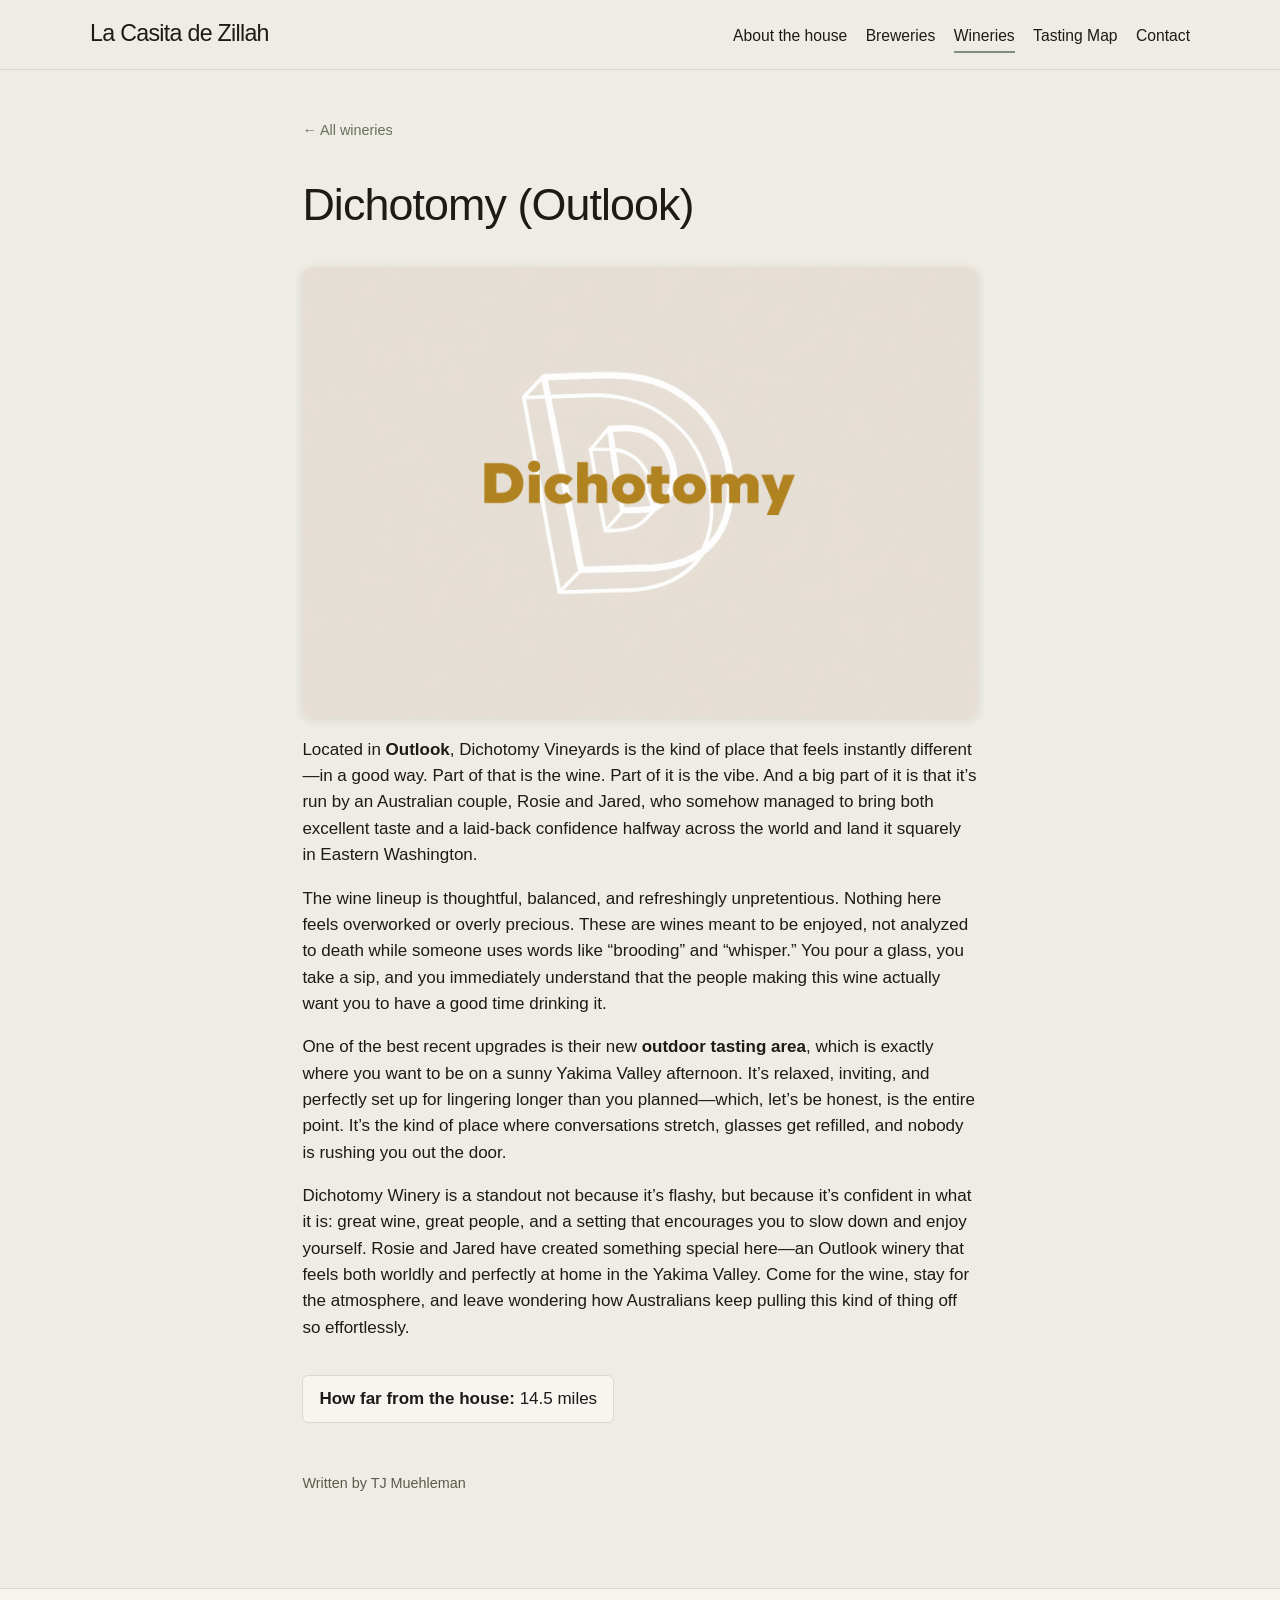
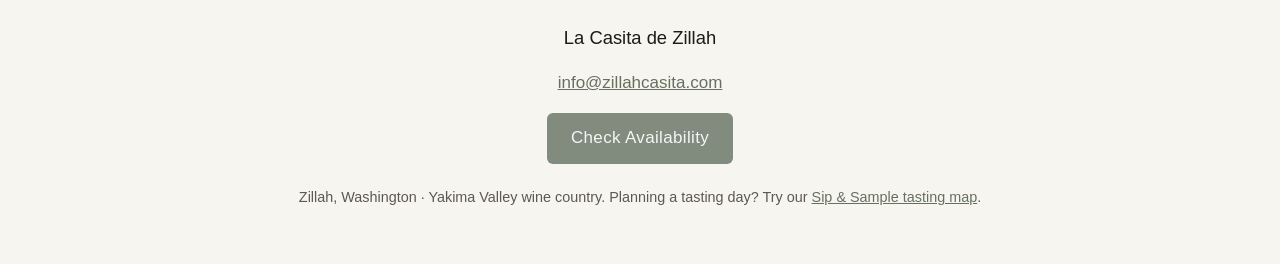
<file: wineries/dichotomy.html>
<!DOCTYPE html>
<html lang="en">
<head>
  <meta charset="utf-8">
  <meta name="viewport" content="width=device-width, initial-scale=1">
  <title>Dichotomy (Outlook) | La Casita de Zillah</title>
  <meta name="description" content="Dichotomy Winery is a relaxed, standout Yakima Valley winery run by Australian couple Rosie and Jared. With thoughtfully made wines and a new outdoor tasti">
  <link rel="stylesheet" href="../assets/css/site.css">
  <!-- Google Analytics (GA4) — paste your Measurement ID below (Settings > Data streams in GA).
       The loader is skipped until the placeholder is replaced, so it is safe to deploy as-is. -->
  <script>
    var GA_MEASUREMENT_ID = 'G-XXXXXXXXXX';
    if (!/X{6}/.test(GA_MEASUREMENT_ID)) {
      var s = document.createElement('script');
      s.async = true;
      s.src = 'https://www.googletagmanager.com/gtag/js?id=' + GA_MEASUREMENT_ID;
      document.head.appendChild(s);
      window.dataLayer = window.dataLayer || [];
      function gtag(){dataLayer.push(arguments);}
      gtag('js', new Date());
      gtag('config', GA_MEASUREMENT_ID);
    }
  </script>
</head>
<body>
  <header class="site-header">
    <div class="header-inner">
      <a class="site-title" href="../index.html">La Casita de Zillah</a>
      <nav class="site-nav">
        <a href="../about-the-house.html">About the house</a>
        <a href="../breweries.html">Breweries</a>
        <a href="../wineries.html" class="active">Wineries</a>
        <a href="../map/">Tasting Map</a>
        <a href="../index.html#contact">Contact</a>
      </nav>
    </div>
  </header>

  <main>
    <article class="post">
      <p class="breadcrumb"><a href="../wineries.html">&larr; All wineries</a></p>
      <h1>Dichotomy (Outlook)</h1>
      <img class="post-image" src="../assets/img/dichotomy.png" alt="Dichotomy (Outlook)">
      <p>Located in <strong>Outlook</strong>, Dichotomy Vineyards is the kind of place that feels instantly different&mdash;in a good way. Part of that is the wine. Part of it is the vibe. And a big part of it is that it&rsquo;s run by an Australian couple, Rosie and Jared, who somehow managed to bring both excellent taste and a laid-back confidence halfway across the world and land it squarely in Eastern Washington.</p>
      <p>The wine lineup is thoughtful, balanced, and refreshingly unpretentious. Nothing here feels overworked or overly precious. These are wines meant to be enjoyed, not analyzed to death while someone uses words like &ldquo;brooding&rdquo; and &ldquo;whisper.&rdquo; You pour a glass, you take a sip, and you immediately understand that the people making this wine actually want you to have a good time drinking it.</p>
      <p>One of the best recent upgrades is their new <strong>outdoor tasting area</strong>, which is exactly where you want to be on a sunny Yakima Valley afternoon. It&rsquo;s relaxed, inviting, and perfectly set up for lingering longer than you planned&mdash;which, let&rsquo;s be honest, is the entire point. It&rsquo;s the kind of place where conversations stretch, glasses get refilled, and nobody is rushing you out the door.</p>
      <p>Dichotomy Winery is a standout not because it&rsquo;s flashy, but because it&rsquo;s confident in what it is: great wine, great people, and a setting that encourages you to slow down and enjoy yourself. Rosie and Jared have created something special here&mdash;an Outlook winery that feels both worldly and perfectly at home in the Yakima Valley. Come for the wine, stay for the atmosphere, and leave wondering how Australians keep pulling this kind of thing off so effortlessly.</p>
      <p class="distance"><strong>How far from the house:</strong> 14.5 miles</p>
      <p class="byline">Written by TJ Muehleman</p>
    </article>
  </main>

  <footer class="site-footer" id="contact">
    <div class="footer-inner">
      <p class="footer-title">La Casita de Zillah</p>
      <p><a href="mailto:info@zillahcasita.com">info@zillahcasita.com</a></p>
      <p><a class="button" href="mailto:info@zillahcasita.com?subject=Availability%20inquiry%20%E2%80%94%20La%20Casita%20de%20Zillah">Check Availability</a></p>
      <p class="footer-note">Zillah, Washington &middot; Yakima Valley wine country.
        Planning a tasting day? Try our <a href="../map/">Sip &amp; Sample tasting map</a>.</p>
    </div>
  </footer>
</body>
</html>
</file>
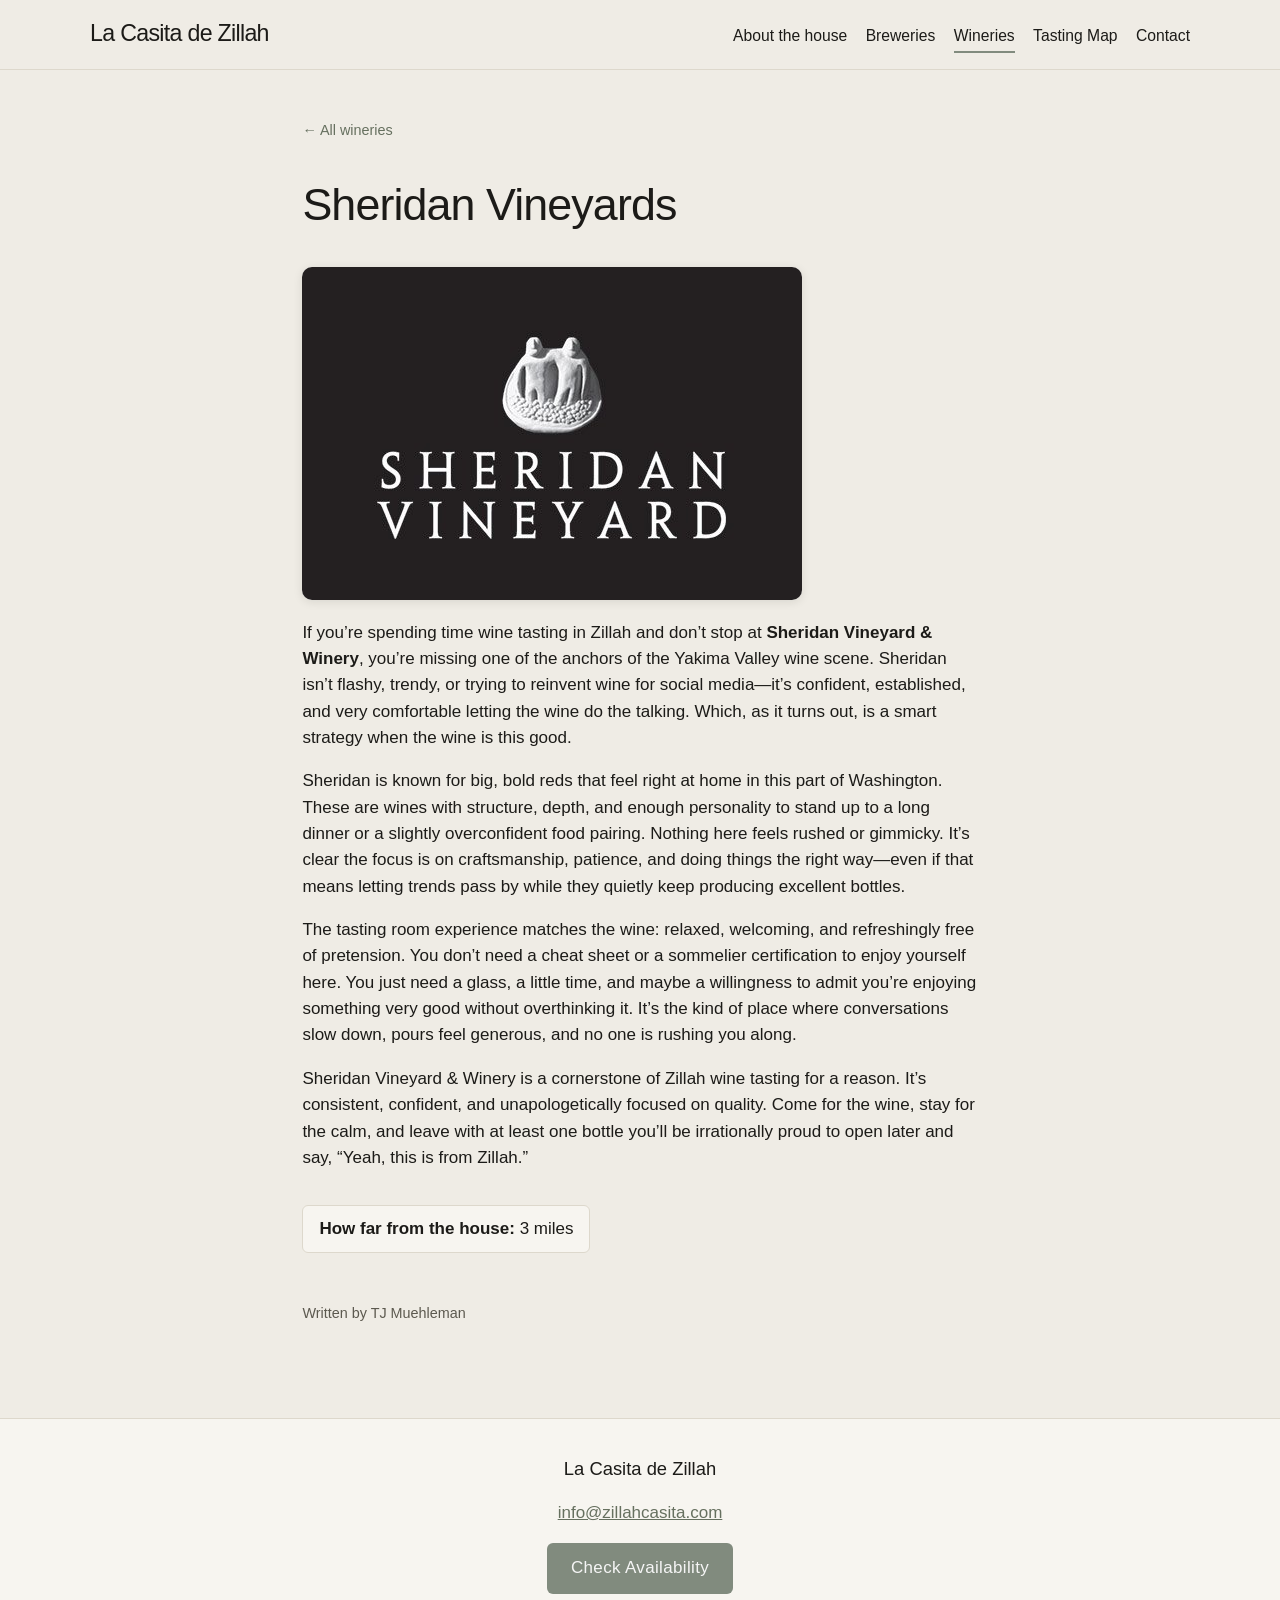
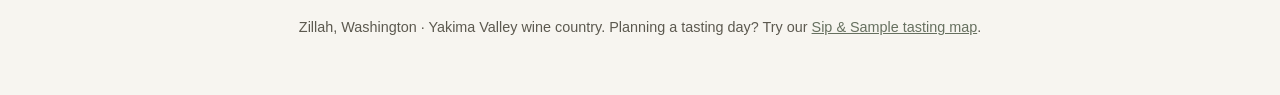
<file: wineries/sheridan-vineyards.html>
<!DOCTYPE html>
<html lang="en">
<head>
  <meta charset="utf-8">
  <meta name="viewport" content="width=device-width, initial-scale=1">
  <title>Sheridan Vineyards | La Casita de Zillah</title>
  <meta name="description" content="Sheridan Vineyard & Winery is a Zillah wine staple known for bold reds, zero pretense, and consistently excellent bottles. It's the kind of tasting room wh">
  <link rel="stylesheet" href="../assets/css/site.css">
  <!-- Google Analytics (GA4) — paste your Measurement ID below (Settings > Data streams in GA).
       The loader is skipped until the placeholder is replaced, so it is safe to deploy as-is. -->
  <script>
    var GA_MEASUREMENT_ID = 'G-XXXXXXXXXX';
    if (!/X{6}/.test(GA_MEASUREMENT_ID)) {
      var s = document.createElement('script');
      s.async = true;
      s.src = 'https://www.googletagmanager.com/gtag/js?id=' + GA_MEASUREMENT_ID;
      document.head.appendChild(s);
      window.dataLayer = window.dataLayer || [];
      function gtag(){dataLayer.push(arguments);}
      gtag('js', new Date());
      gtag('config', GA_MEASUREMENT_ID);
    }
  </script>
</head>
<body>
  <header class="site-header">
    <div class="header-inner">
      <a class="site-title" href="../index.html">La Casita de Zillah</a>
      <nav class="site-nav">
        <a href="../about-the-house.html">About the house</a>
        <a href="../breweries.html">Breweries</a>
        <a href="../wineries.html" class="active">Wineries</a>
        <a href="../map/">Tasting Map</a>
        <a href="../index.html#contact">Contact</a>
      </nav>
    </div>
  </header>

  <main>
    <article class="post">
      <p class="breadcrumb"><a href="../wineries.html">&larr; All wineries</a></p>
      <h1>Sheridan Vineyards</h1>
      <img class="post-image" src="../assets/img/sheridan.jpg" alt="Sheridan Vineyards">
      <p>If you&rsquo;re spending time wine tasting in Zillah and don&rsquo;t stop at <strong>Sheridan Vineyard &amp; Winery</strong>, you&rsquo;re missing one of the anchors of the Yakima Valley wine scene. Sheridan isn&rsquo;t flashy, trendy, or trying to reinvent wine for social media&mdash;it&rsquo;s confident, established, and very comfortable letting the wine do the talking. Which, as it turns out, is a smart strategy when the wine is this good.</p>
      <p>Sheridan is known for big, bold reds that feel right at home in this part of Washington. These are wines with structure, depth, and enough personality to stand up to a long dinner or a slightly overconfident food pairing. Nothing here feels rushed or gimmicky. It&rsquo;s clear the focus is on craftsmanship, patience, and doing things the right way&mdash;even if that means letting trends pass by while they quietly keep producing excellent bottles.</p>
      <p>The tasting room experience matches the wine: relaxed, welcoming, and refreshingly free of pretension. You don&rsquo;t need a cheat sheet or a sommelier certification to enjoy yourself here. You just need a glass, a little time, and maybe a willingness to admit you&rsquo;re enjoying something very good without overthinking it. It&rsquo;s the kind of place where conversations slow down, pours feel generous, and no one is rushing you along.</p>
      <p>Sheridan Vineyard &amp; Winery is a cornerstone of Zillah wine tasting for a reason. It&rsquo;s consistent, confident, and unapologetically focused on quality. Come for the wine, stay for the calm, and leave with at least one bottle you&rsquo;ll be irrationally proud to open later and say, &ldquo;Yeah, this is from Zillah.&rdquo;</p>
      <p class="distance"><strong>How far from the house:</strong> 3 miles</p>
      <p class="byline">Written by TJ Muehleman</p>
    </article>
  </main>

  <footer class="site-footer" id="contact">
    <div class="footer-inner">
      <p class="footer-title">La Casita de Zillah</p>
      <p><a href="mailto:info@zillahcasita.com">info@zillahcasita.com</a></p>
      <p><a class="button" href="mailto:info@zillahcasita.com?subject=Availability%20inquiry%20%E2%80%94%20La%20Casita%20de%20Zillah">Check Availability</a></p>
      <p class="footer-note">Zillah, Washington &middot; Yakima Valley wine country.
        Planning a tasting day? Try our <a href="../map/">Sip &amp; Sample tasting map</a>.</p>
    </div>
  </footer>
</body>
</html>
</file>
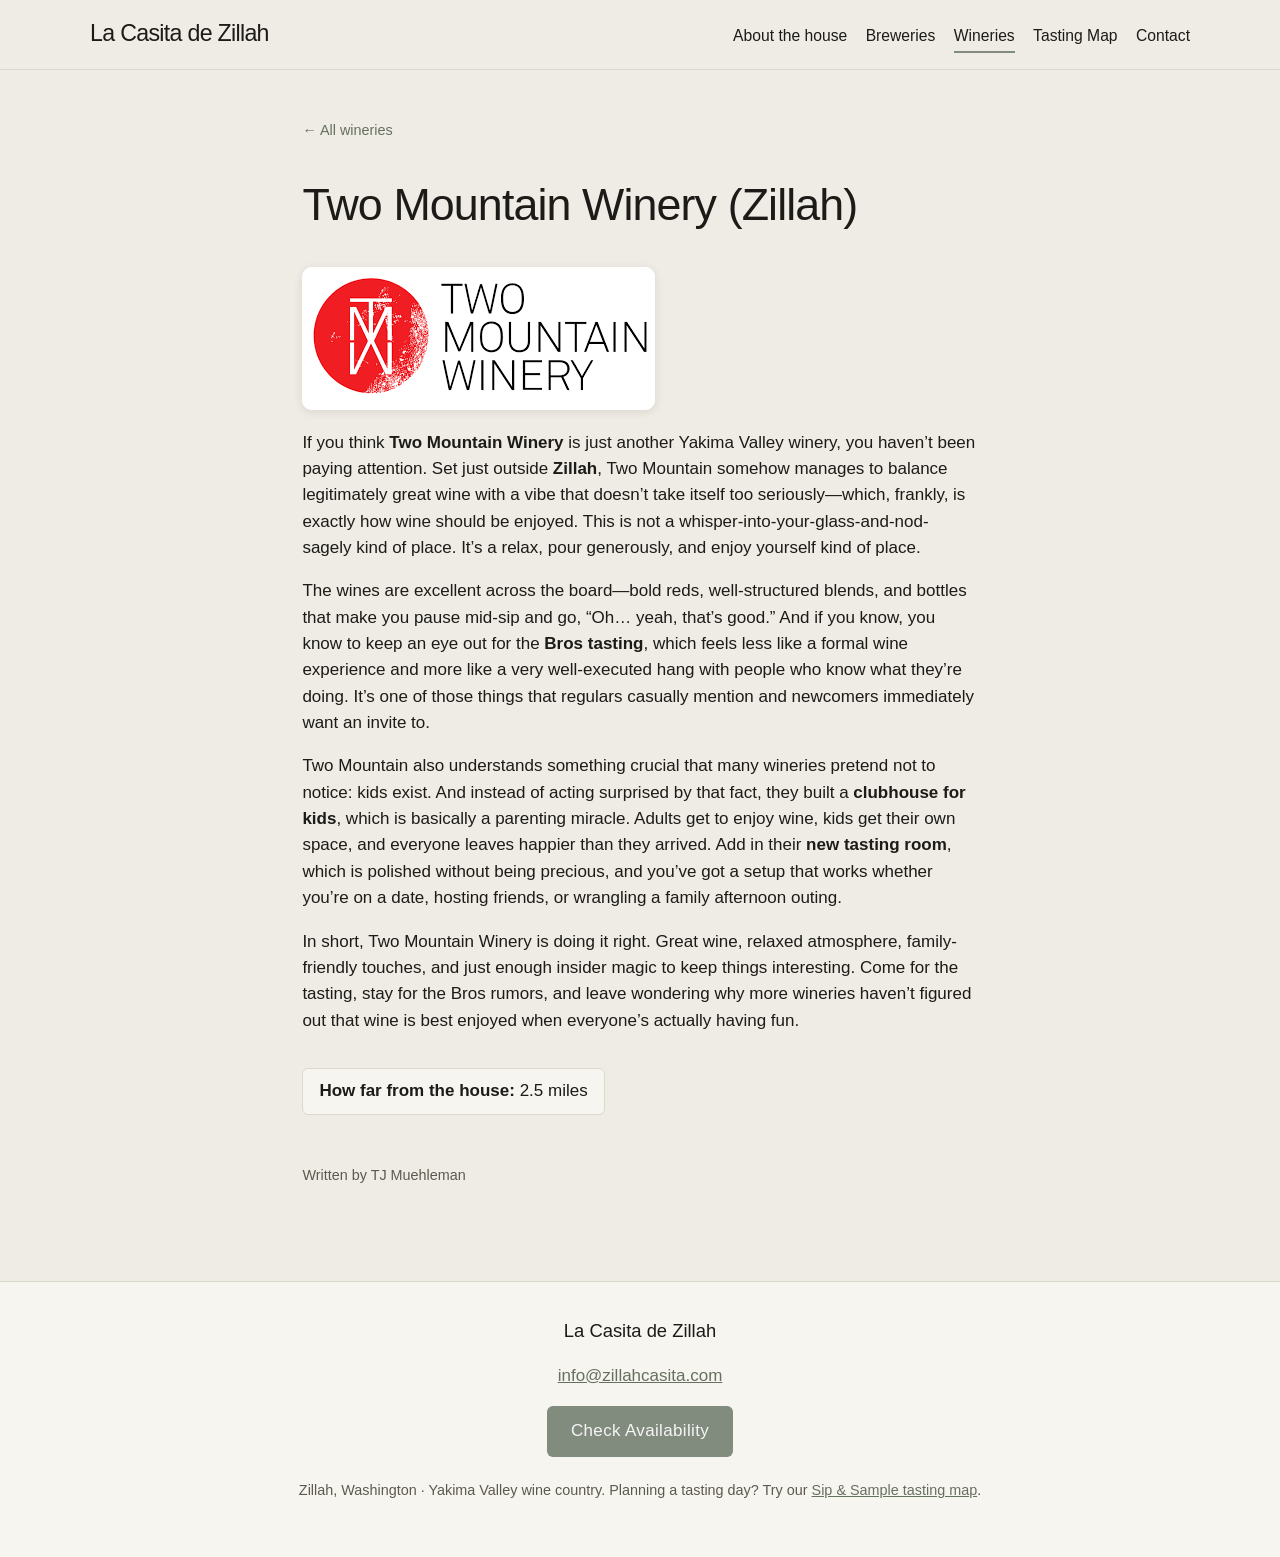
<file: wineries/two-mountain.html>
<!DOCTYPE html>
<html lang="en">
<head>
  <meta charset="utf-8">
  <meta name="viewport" content="width=device-width, initial-scale=1">
  <title>Two Mountain Winery (Zillah) | La Casita de Zillah</title>
  <meta name="description" content="Two Mountain Winery is the kind of Yakima Valley winery that takes great wine seriously without taking itself too seriously. With a new tasting room, a kid">
  <link rel="stylesheet" href="../assets/css/site.css">
  <!-- Google Analytics (GA4) — paste your Measurement ID below (Settings > Data streams in GA).
       The loader is skipped until the placeholder is replaced, so it is safe to deploy as-is. -->
  <script>
    var GA_MEASUREMENT_ID = 'G-XXXXXXXXXX';
    if (!/X{6}/.test(GA_MEASUREMENT_ID)) {
      var s = document.createElement('script');
      s.async = true;
      s.src = 'https://www.googletagmanager.com/gtag/js?id=' + GA_MEASUREMENT_ID;
      document.head.appendChild(s);
      window.dataLayer = window.dataLayer || [];
      function gtag(){dataLayer.push(arguments);}
      gtag('js', new Date());
      gtag('config', GA_MEASUREMENT_ID);
    }
  </script>
</head>
<body>
  <header class="site-header">
    <div class="header-inner">
      <a class="site-title" href="../index.html">La Casita de Zillah</a>
      <nav class="site-nav">
        <a href="../about-the-house.html">About the house</a>
        <a href="../breweries.html">Breweries</a>
        <a href="../wineries.html" class="active">Wineries</a>
        <a href="../map/">Tasting Map</a>
        <a href="../index.html#contact">Contact</a>
      </nav>
    </div>
  </header>

  <main>
    <article class="post">
      <p class="breadcrumb"><a href="../wineries.html">&larr; All wineries</a></p>
      <h1>Two Mountain Winery (Zillah)</h1>
      <img class="post-image" src="../assets/img/two-mountain.png" alt="Two Mountain Winery (Zillah)">
      <p>If you think <strong>Two Mountain Winery</strong> is just another Yakima Valley winery, you haven&rsquo;t been paying attention. Set just outside <strong>Zillah</strong>, Two Mountain somehow manages to balance legitimately great wine with a vibe that doesn&rsquo;t take itself too seriously&mdash;which, frankly, is exactly how wine should be enjoyed. This is not a whisper-into-your-glass-and-nod-sagely kind of place. It&rsquo;s a relax, pour generously, and enjoy yourself kind of place.</p>
      <p>The wines are excellent across the board&mdash;bold reds, well-structured blends, and bottles that make you pause mid-sip and go, &ldquo;Oh&hellip; yeah, that&rsquo;s good.&rdquo; And if you know, you know to keep an eye out for the <strong>Bros tasting</strong>, which feels less like a formal wine experience and more like a very well-executed hang with people who know what they&rsquo;re doing. It&rsquo;s one of those things that regulars casually mention and newcomers immediately want an invite to.</p>
      <p>Two Mountain also understands something crucial that many wineries pretend not to notice: kids exist. And instead of acting surprised by that fact, they built a <strong>clubhouse for kids</strong>, which is basically a parenting miracle. Adults get to enjoy wine, kids get their own space, and everyone leaves happier than they arrived. Add in their <strong>new tasting room</strong>, which is polished without being precious, and you&rsquo;ve got a setup that works whether you&rsquo;re on a date, hosting friends, or wrangling a family afternoon outing.</p>
      <p>In short, Two Mountain Winery is doing it right. Great wine, relaxed atmosphere, family-friendly touches, and just enough insider magic to keep things interesting. Come for the tasting, stay for the Bros rumors, and leave wondering why more wineries haven&rsquo;t figured out that wine is best enjoyed when everyone&rsquo;s actually having fun.</p>
      <p class="distance"><strong>How far from the house:</strong> 2.5 miles</p>
      <p class="byline">Written by TJ Muehleman</p>
    </article>
  </main>

  <footer class="site-footer" id="contact">
    <div class="footer-inner">
      <p class="footer-title">La Casita de Zillah</p>
      <p><a href="mailto:info@zillahcasita.com">info@zillahcasita.com</a></p>
      <p><a class="button" href="mailto:info@zillahcasita.com?subject=Availability%20inquiry%20%E2%80%94%20La%20Casita%20de%20Zillah">Check Availability</a></p>
      <p class="footer-note">Zillah, Washington &middot; Yakima Valley wine country.
        Planning a tasting day? Try our <a href="../map/">Sip &amp; Sample tasting map</a>.</p>
    </div>
  </footer>
</body>
</html>
</file>
<file: assets/css/site.css>
:root {
  --bg: #efece5;
  --panel: #f7f5f0;
  --ink: #1c1b18;
  --ink-soft: #5c594f;
  --sage: #818b7e;
  --sage-dark: #66705f;
  --wine: #8e3b46;
  --line: #ddd8cc;
  --shadow: 0 2px 10px rgba(28, 27, 24, 0.10);
  --radius: 10px;
}

* { box-sizing: border-box; }

body {
  margin: 0;
  font-family: "Helvetica Neue", Helvetica, Arial, sans-serif;
  background: var(--bg);
  color: var(--ink);
  line-height: 1.55;
  font-size: 17px;
}

img { max-width: 100%; display: block; }

a { color: var(--sage-dark); }
a:hover { color: var(--wine); }

h1, h2, h3 { line-height: 1.15; letter-spacing: -0.02em; font-weight: 500; }
h1 { font-size: clamp(1.9rem, 4.5vw, 2.8rem); }

.button {
  display: inline-block;
  background: var(--sage);
  color: #f5f5f5;
  padding: 0.75rem 1.5rem;
  border-radius: 6px;
  text-decoration: none;
  letter-spacing: 0.02em;
  transition: background 0.15s ease;
}
.button:hover { background: var(--sage-dark); color: #fff; }
.button .soon { font-size: 0.8em; opacity: 0.85; }

/* ---------- Header ---------- */
.site-header {
  background: var(--bg);
  border-bottom: 1px solid var(--line);
  padding: 1rem 1.4rem;
}
.header-inner {
  max-width: 1100px;
  margin: 0 auto;
  display: flex;
  flex-wrap: wrap;
  align-items: baseline;
  justify-content: space-between;
  gap: 0.5rem 1.5rem;
}
.site-title {
  font-size: 1.45rem;
  letter-spacing: -0.03em;
  color: var(--ink);
  text-decoration: none;
  font-weight: 500;
}
.site-nav {
  display: flex;
  flex-wrap: wrap;
  gap: 0.2rem 1.15rem;
}
.site-nav a {
  color: var(--ink);
  text-decoration: none;
  font-size: 0.98rem;
  padding: 0.15rem 0;
}
.site-nav a:hover { color: var(--wine); }
.site-nav a.active { border-bottom: 2px solid var(--sage); }

/* ---------- Hero ---------- */
.hero { position: relative; }
.hero img {
  width: 100%;
  height: min(72vh, 620px);
  object-fit: cover;
}
.hero-text {
  position: absolute;
  inset: 0;
  display: flex;
  flex-direction: column;
  align-items: center;
  justify-content: center;
  text-align: center;
  padding: 1.5rem;
  background: linear-gradient(rgba(28, 27, 24, 0.15), rgba(28, 27, 24, 0.35));
}
.hero-text h1 {
  color: #fff;
  text-shadow: 0 2px 14px rgba(0, 0, 0, 0.45);
  margin: 0 0 1.2rem;
  max-width: 18ch;
}

/* ---------- Sections ---------- */
main { min-height: 55vh; }

.intro, .page-copy {
  max-width: 760px;
  margin: 0 auto;
  padding: 2.5rem 1.4rem 1rem;
}
.intro p { font-size: 1.2rem; color: var(--ink-soft); text-align: center; }
.page-copy .lede { font-size: 1.2rem; color: var(--ink-soft); }
.page-copy.center { text-align: center; padding-bottom: 3rem; }

.highlights {
  max-width: 1100px;
  margin: 1.5rem auto;
  padding: 0 1.4rem;
  display: grid;
  grid-template-columns: repeat(auto-fit, minmax(220px, 1fr));
  gap: 1rem;
}
.highlight {
  background: var(--panel);
  border: 1px solid var(--line);
  border-radius: var(--radius);
  padding: 1.1rem 1.2rem;
  box-shadow: var(--shadow);
}
.highlight h3 { margin: 0 0 0.4rem; font-size: 1.05rem; }
.highlight p { margin: 0; color: var(--ink-soft); font-size: 0.95rem; }

.map-promo {
  max-width: 1100px;
  margin: 2.5rem auto;
  padding: 0 1.4rem;
}
.map-promo > div {
  background: var(--panel);
  border: 1px solid var(--line);
  border-left: 5px solid var(--sage);
  border-radius: var(--radius);
  padding: 1.6rem 1.8rem;
  box-shadow: var(--shadow);
}
.map-promo h2 { margin-top: 0; }

/* ---------- Cards (wineries / breweries lists) ---------- */
.cards {
  max-width: 1100px;
  margin: 1rem auto 3rem;
  padding: 0 1.4rem;
  display: grid;
  grid-template-columns: repeat(auto-fill, minmax(300px, 1fr));
  gap: 1.4rem;
}
.card {
  background: var(--panel);
  border: 1px solid var(--line);
  border-radius: var(--radius);
  overflow: hidden;
  box-shadow: var(--shadow);
  display: flex;
  flex-direction: column;
}
.card-image img {
  width: 100%;
  height: 210px;
  object-fit: cover;
  background: #fff;
}
.card-body { padding: 1.1rem 1.3rem 1.3rem; }
.card-body h2 { margin: 0 0 0.3rem; font-size: 1.25rem; }
.card-body h2 a { color: var(--ink); text-decoration: none; }
.card-body h2 a:hover { color: var(--wine); }
.card-meta {
  margin: 0 0 0.5rem;
  font-size: 0.85rem;
  text-transform: uppercase;
  letter-spacing: 0.06em;
  color: var(--sage-dark);
}
.card-body p { margin: 0.4rem 0; color: var(--ink-soft); font-size: 0.97rem; }
.read-more { text-decoration: none; font-weight: 500; }

/* ---------- Detail posts ---------- */
.post {
  max-width: 720px;
  margin: 0 auto;
  padding: 2.2rem 1.4rem 3rem;
}
.breadcrumb { font-size: 0.9rem; }
.breadcrumb a { text-decoration: none; }
.post-image {
  border-radius: var(--radius);
  box-shadow: var(--shadow);
  margin: 1.2rem 0;
  max-height: 480px;
  object-fit: contain;
  background: #fff;
}
.distance {
  background: var(--panel);
  border: 1px solid var(--line);
  border-radius: 6px;
  padding: 0.6rem 1rem;
  display: inline-block;
}
.aside-note { color: var(--ink-soft); }
.byline { color: var(--ink-soft); font-size: 0.9rem; margin-top: 2rem; }

/* ---------- Gallery ---------- */
.gallery {
  max-width: 1100px;
  margin: 1.5rem auto 3rem;
  padding: 0 1.4rem;
  display: grid;
  grid-template-columns: repeat(auto-fill, minmax(240px, 1fr));
  gap: 0.8rem;
}
.gallery img {
  width: 100%;
  height: 220px;
  object-fit: cover;
  border-radius: 6px;
  box-shadow: var(--shadow);
  transition: transform 0.15s ease;
}
.gallery a:hover img { transform: scale(1.02); }

/* ---------- Footer ---------- */
.site-footer {
  border-top: 1px solid var(--line);
  background: var(--panel);
  margin-top: 2rem;
}
.footer-inner {
  max-width: 1100px;
  margin: 0 auto;
  padding: 2.2rem 1.4rem 2.6rem;
  text-align: center;
}
.footer-title { font-size: 1.15rem; font-weight: 500; margin: 0 0 0.3rem; }
.footer-note { color: var(--ink-soft); font-size: 0.9rem; margin-top: 1.4rem; }
</file>
